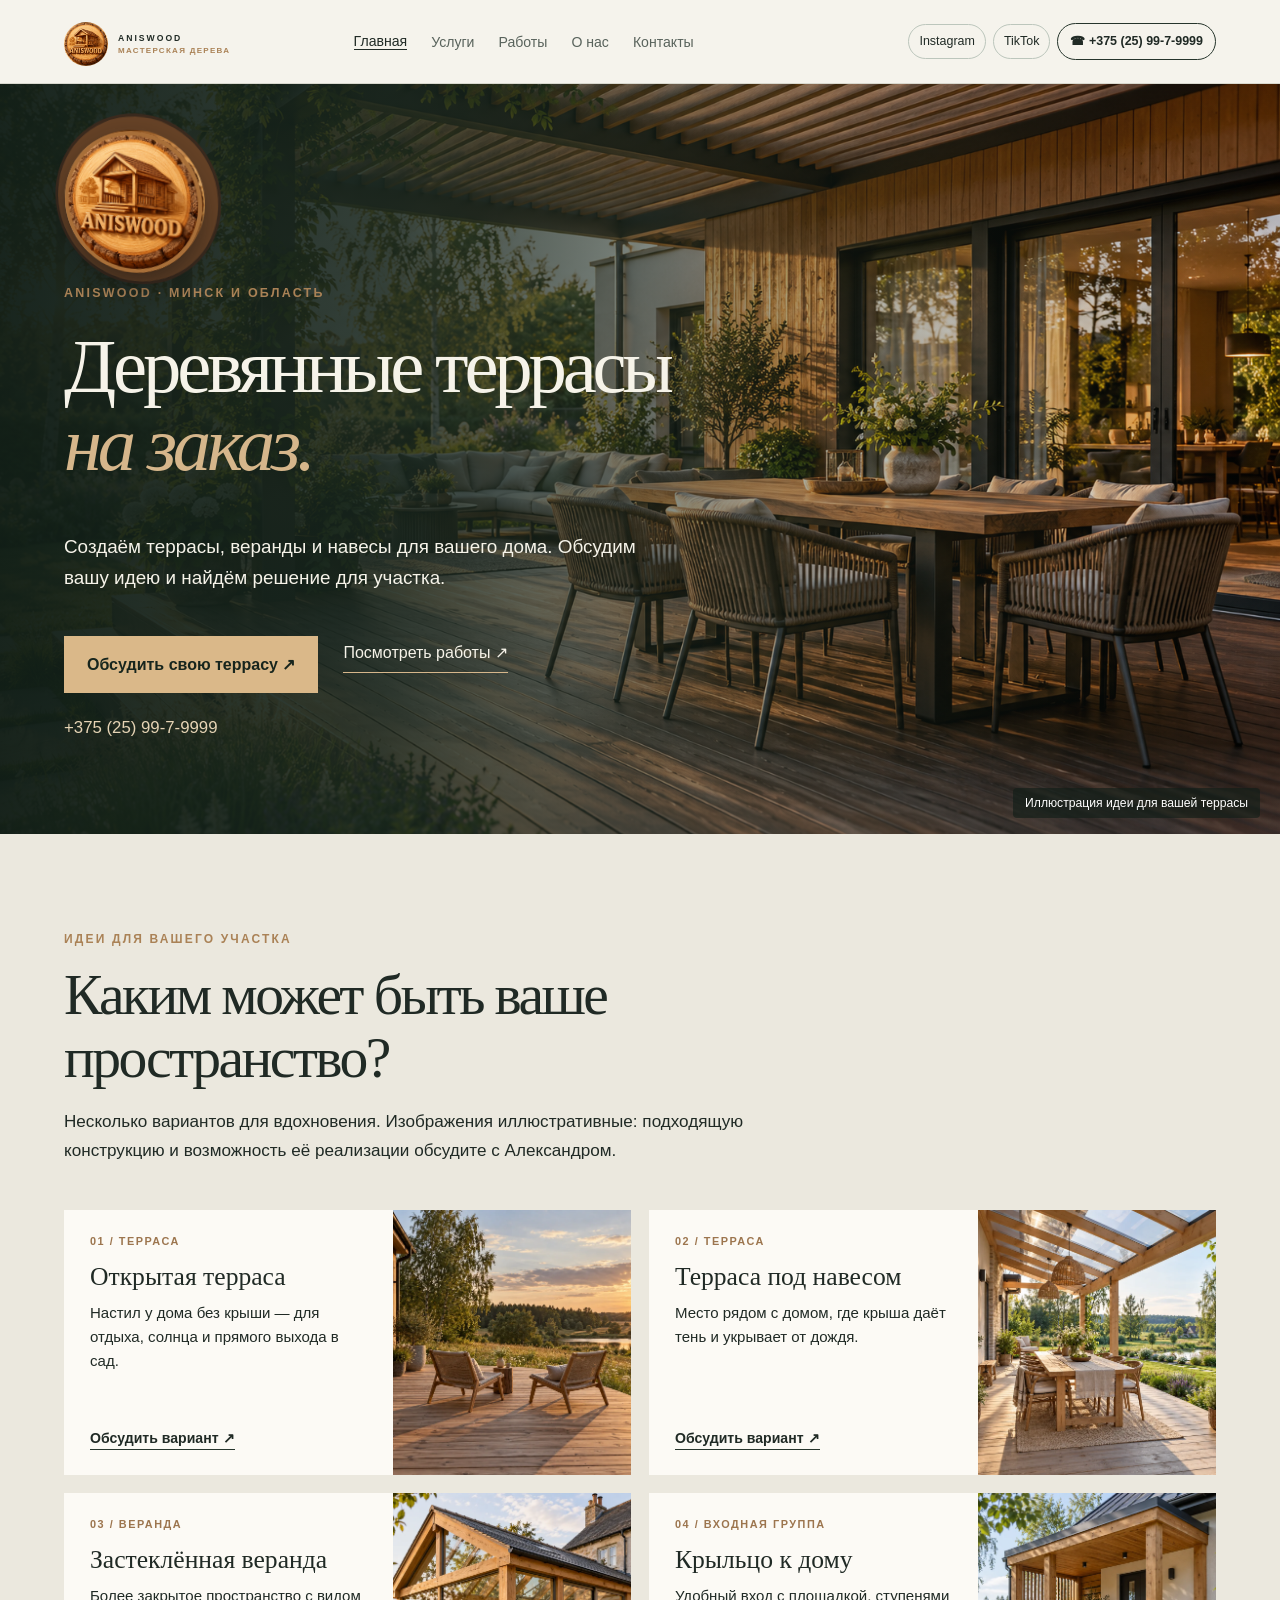
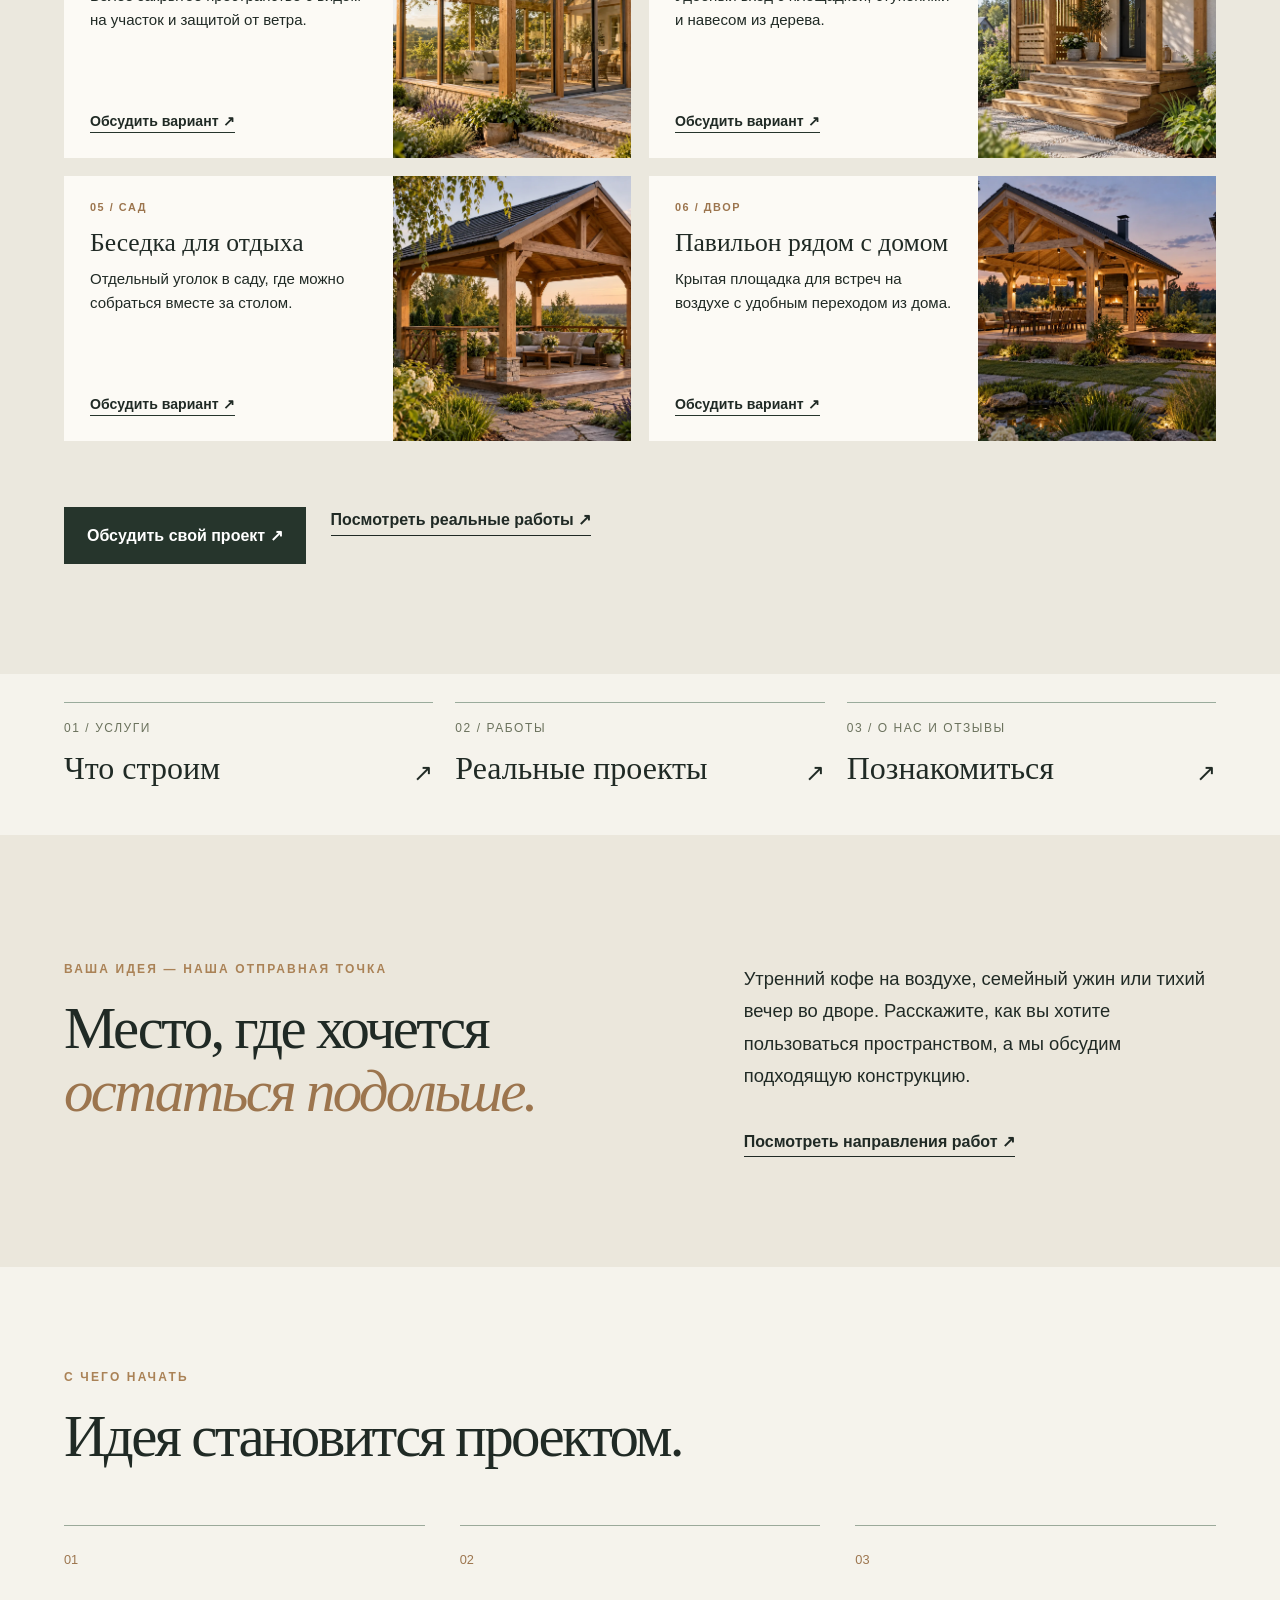
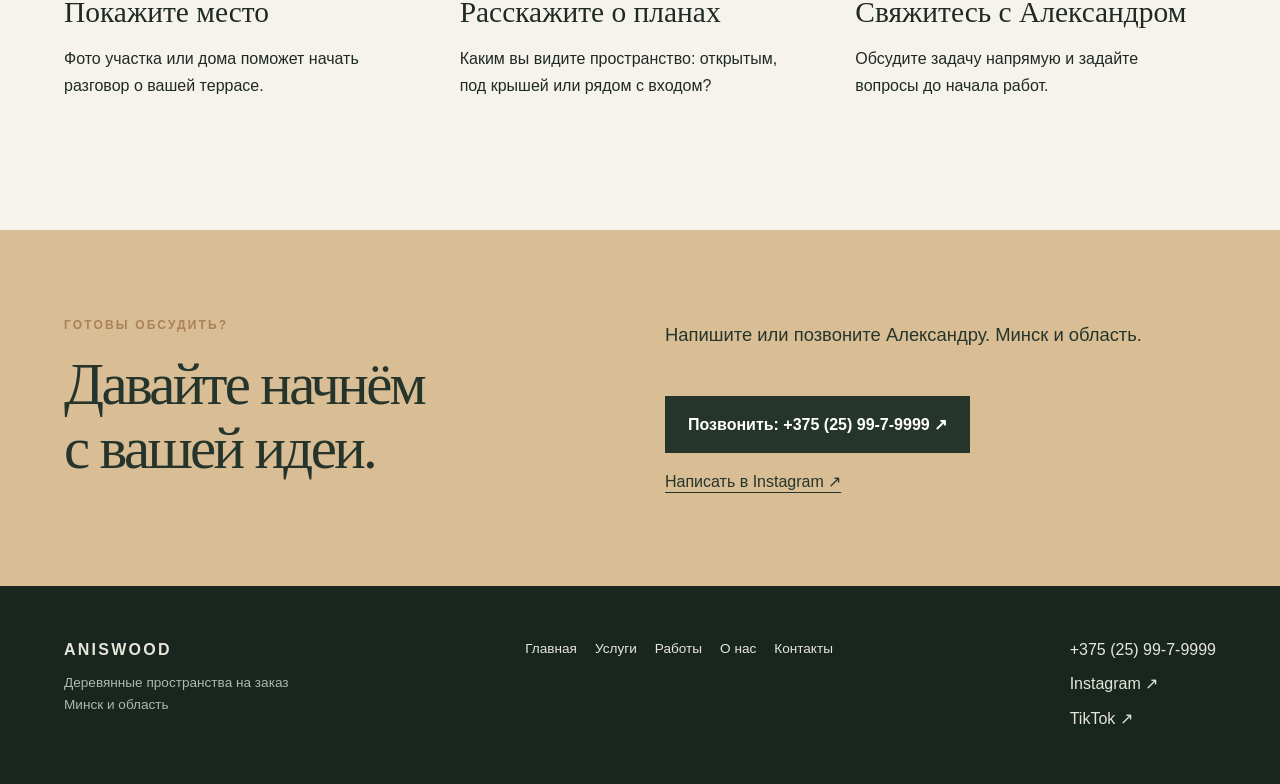
<file: index.html>
<!doctype html><html lang="ru"><head><meta charset="utf-8"><meta name="viewport" content="width=device-width, initial-scale=1"><meta name="google-site-verification" content="Z1Qir9b9yQg5ICQvWjndaVpjSXbTgvwYFCOmTYO_Rkw"><meta name="google-site-verification" content="OBN7Y69gJPZDu1_rNW3bvC02fqYK3XotOGmDYMPv2Vs"><title>Деревянные террасы на заказ в Минске — ANISWOOD</title><link rel="canonical" href="https://edrsdenis9-art.github.io/aniswood-terraces/"><meta name="description" content="Деревянные террасы, веранды и навесы под ваш проект. Работы ANISWOOD в Минске и области."><link rel="icon" href="data:image/svg+xml,%3Csvg xmlns='http://www.w3.org/2000/svg' viewBox='0 0 64 64'%3E%3Crect width='64' height='64' rx='8' fill='%23212f29'/%3E%3Cpath d='M12 48 30 15h4l18 33M23 36h18' stroke='%23d9bd8d' stroke-width='5' fill='none'/%3E%3C/svg%3E"><link rel="stylesheet" href="style.css"></head><body><header><a class="logo" href="index.html"><span class="logo-emblem"><img src="aniswood-logo.png" alt=""></span><span class="logo-word">ANISWOOD<small>МАСТЕРСКАЯ ДЕРЕВА</small></span></a><nav aria-label="Основная навигация"><a href="index.html" aria-current="page">Главная</a><a href="services.html">Услуги</a><a href="projects.html">Работы</a><a href="about.html">О нас</a><a href="contact.html">Контакты</a></nav><div class="header-channels" aria-label="Связаться с ANISWOOD"><a href="https://www.instagram.com/aniswood/" target="_blank" rel="noopener noreferrer" aria-label="ANISWOOD в Instagram">Instagram</a><a href="https://www.tiktok.com/@aniswood" target="_blank" rel="noopener noreferrer" aria-label="ANISWOOD в TikTok">TikTok</a><a class="header-call" href="tel:+375259979999" aria-label="Позвонить Александру">☎ +375 (25) 99-7-9999</a></div></header><main class="home-main"><section class="home-hero"><div class="home-hero-copy"><div class="hero-mark" role="img" aria-label="Объёмный логотип Aniswood. Перетаскивайте, чтобы повернуть."><div class="logo-rotator" id="logo-rotator"><div class="logo-rotator-depth"></div><div class="logo-rotator-back"></div><div class="logo-rotator-front"></div></div></div><span class="eyebrow">ANISWOOD · МИНСК И ОБЛАСТЬ</span><h1>Деревянные террасы <em>на заказ.</em></h1><p>Создаём террасы, веранды и навесы для вашего дома. Обсудим вашу идею и найдём решение для участка.</p><div class="home-actions"><a class="button" href="tel:+375259979999">Обсудить свою террасу ↗</a><a class="home-secondary" href="projects.html">Посмотреть работы ↗</a><a class="home-phone" href="tel:+375259979999">+375 (25) 99-7-9999</a></div></div><div class="home-hero-image"><img src="hero-terrace.png" alt="Иллюстрация уютной деревянной террасы у дома"><span>Иллюстрация идеи для вашей террасы</span></div></section><section class="home-ideas" aria-labelledby="ideas-title"><div class="home-ideas-head"><small>ИДЕИ ДЛЯ ВАШЕГО УЧАСТКА</small><h2 id="ideas-title">Каким может быть ваше пространство?</h2><p>Несколько вариантов для вдохновения. Изображения иллюстративные: подходящую конструкцию и возможность её реализации обсудите с Александром.</p></div><div class="idea-grid"><article class="idea-card"><div class="idea-copy"><span>01 / ТЕРРАСА</span><h3>Открытая терраса</h3><p>Настил у дома без крыши — для отдыха, солнца и прямого выхода в сад.</p><a href="contact.html">Обсудить вариант ↗</a></div><img src="idea-open.webp" alt="Иллюстрация открытой деревянной террасы у дома" loading="lazy"></article><article class="idea-card"><div class="idea-copy"><span>02 / ТЕРРАСА</span><h3>Терраса под навесом</h3><p>Место рядом с домом, где крыша даёт тень и укрывает от дождя.</p><a href="contact.html">Обсудить вариант ↗</a></div><img src="idea-covered.webp" alt="Иллюстрация террасы под прозрачной кровлей" loading="lazy"></article><article class="idea-card"><div class="idea-copy"><span>03 / ВЕРАНДА</span><h3>Застеклённая веранда</h3><p>Более закрытое пространство с видом на участок и защитой от ветра.</p><a href="contact.html">Обсудить вариант ↗</a></div><img src="idea-glazed.webp" alt="Иллюстрация застеклённой деревянной веранды" loading="lazy"></article><article class="idea-card"><div class="idea-copy"><span>04 / ВХОДНАЯ ГРУППА</span><h3>Крыльцо к дому</h3><p>Удобный вход с площадкой, ступенями и навесом из дерева.</p><a href="contact.html">Обсудить вариант ↗</a></div><img src="idea-porch.webp" alt="Иллюстрация деревянного крыльца с навесом" loading="lazy"></article><article class="idea-card"><div class="idea-copy"><span>05 / САД</span><h3>Беседка для отдыха</h3><p>Отдельный уголок в саду, где можно собраться вместе за столом.</p><a href="contact.html">Обсудить вариант ↗</a></div><img src="idea-gazebo.webp" alt="Иллюстрация деревянной беседки в саду" loading="lazy"></article><article class="idea-card"><div class="idea-copy"><span>06 / ДВОР</span><h3>Павильон рядом с домом</h3><p>Крытая площадка для встреч на воздухе с удобным переходом из дома.</p><a href="contact.html">Обсудить вариант ↗</a></div><img src="idea-pavilion.webp" alt="Иллюстрация деревянного павильона рядом с домом" loading="lazy"></article></div><div class="home-ideas-cta"><a class="button" href="contact.html">Обсудить свой проект ↗</a><a class="home-secondary-dark" href="projects.html">Посмотреть реальные работы ↗</a></div></section><section class="home-shortcuts" aria-label="Разделы сайта"><a href="services.html"><span>01 / УСЛУГИ</span><strong>Что строим</strong><i aria-hidden="true">↗</i></a><a href="projects.html"><span>02 / РАБОТЫ</span><strong>Реальные проекты</strong><i aria-hidden="true">↗</i></a><a href="about.html"><span>03 / О НАС И ОТЗЫВЫ</span><strong>Познакомиться</strong><i aria-hidden="true">↗</i></a></section><section class="home-story" aria-labelledby="home-story-title"><div><small>ВАША ИДЕЯ — НАША ОТПРАВНАЯ ТОЧКА</small><h2 id="home-story-title">Место, где хочется <em>остаться подольше.</em></h2></div><div><p>Утренний кофе на воздухе, семейный ужин или тихий вечер во дворе. Расскажите, как вы хотите пользоваться пространством, а мы обсудим подходящую конструкцию.</p><a class="text-link" href="services.html">Посмотреть направления работ ↗</a></div></section><section class="home-path" aria-labelledby="home-path-title"><div class="home-path-head"><small>С ЧЕГО НАЧАТЬ</small><h2 id="home-path-title">Идея становится проектом.</h2></div><div class="home-path-grid"><div><span>01</span><h3>Покажите место</h3><p>Фото участка или дома поможет начать разговор о вашей террасе.</p></div><div><span>02</span><h3>Расскажите о планах</h3><p>Каким вы видите пространство: открытым, под крышей или рядом с входом?</p></div><div><span>03</span><h3>Свяжитесь с Александром</h3><p>Обсудите задачу напрямую и задайте вопросы до начала работ.</p></div></div></section><section class="home-final"><div><small>ГОТОВЫ ОБСУДИТЬ?</small><h2>Давайте начнём<br>с вашей идеи.</h2></div><div><p>Напишите или позвоните Александру. Минск и область.</p><a class="button" href="tel:+375259979999">Позвонить: +375 (25) 99-7-9999 ↗</a><a class="home-final-instagram" href="https://www.instagram.com/aniswood/" target="_blank" rel="noopener noreferrer">Написать в Instagram ↗</a></div></section></main><footer><div><b>ANISWOOD</b><p>Деревянные пространства на заказ<br>Минск и область</p></div><nav aria-label="Навигация внизу"><a href="index.html" aria-current="page">Главная</a><a href="services.html">Услуги</a><a href="projects.html">Работы</a><a href="about.html">О нас</a><a href="contact.html">Контакты</a></nav><div class="footer-contact"><a href="tel:+375259979999">+375 (25) 99-7-9999</a><a href="https://www.instagram.com/aniswood/" target="_blank" rel="noopener">Instagram ↗</a><a href="https://www.tiktok.com/@aniswood" target="_blank" rel="noopener noreferrer">TikTok ↗</a></div></footer><script src="logo-rotate.js" defer></script></body></html>
</file>
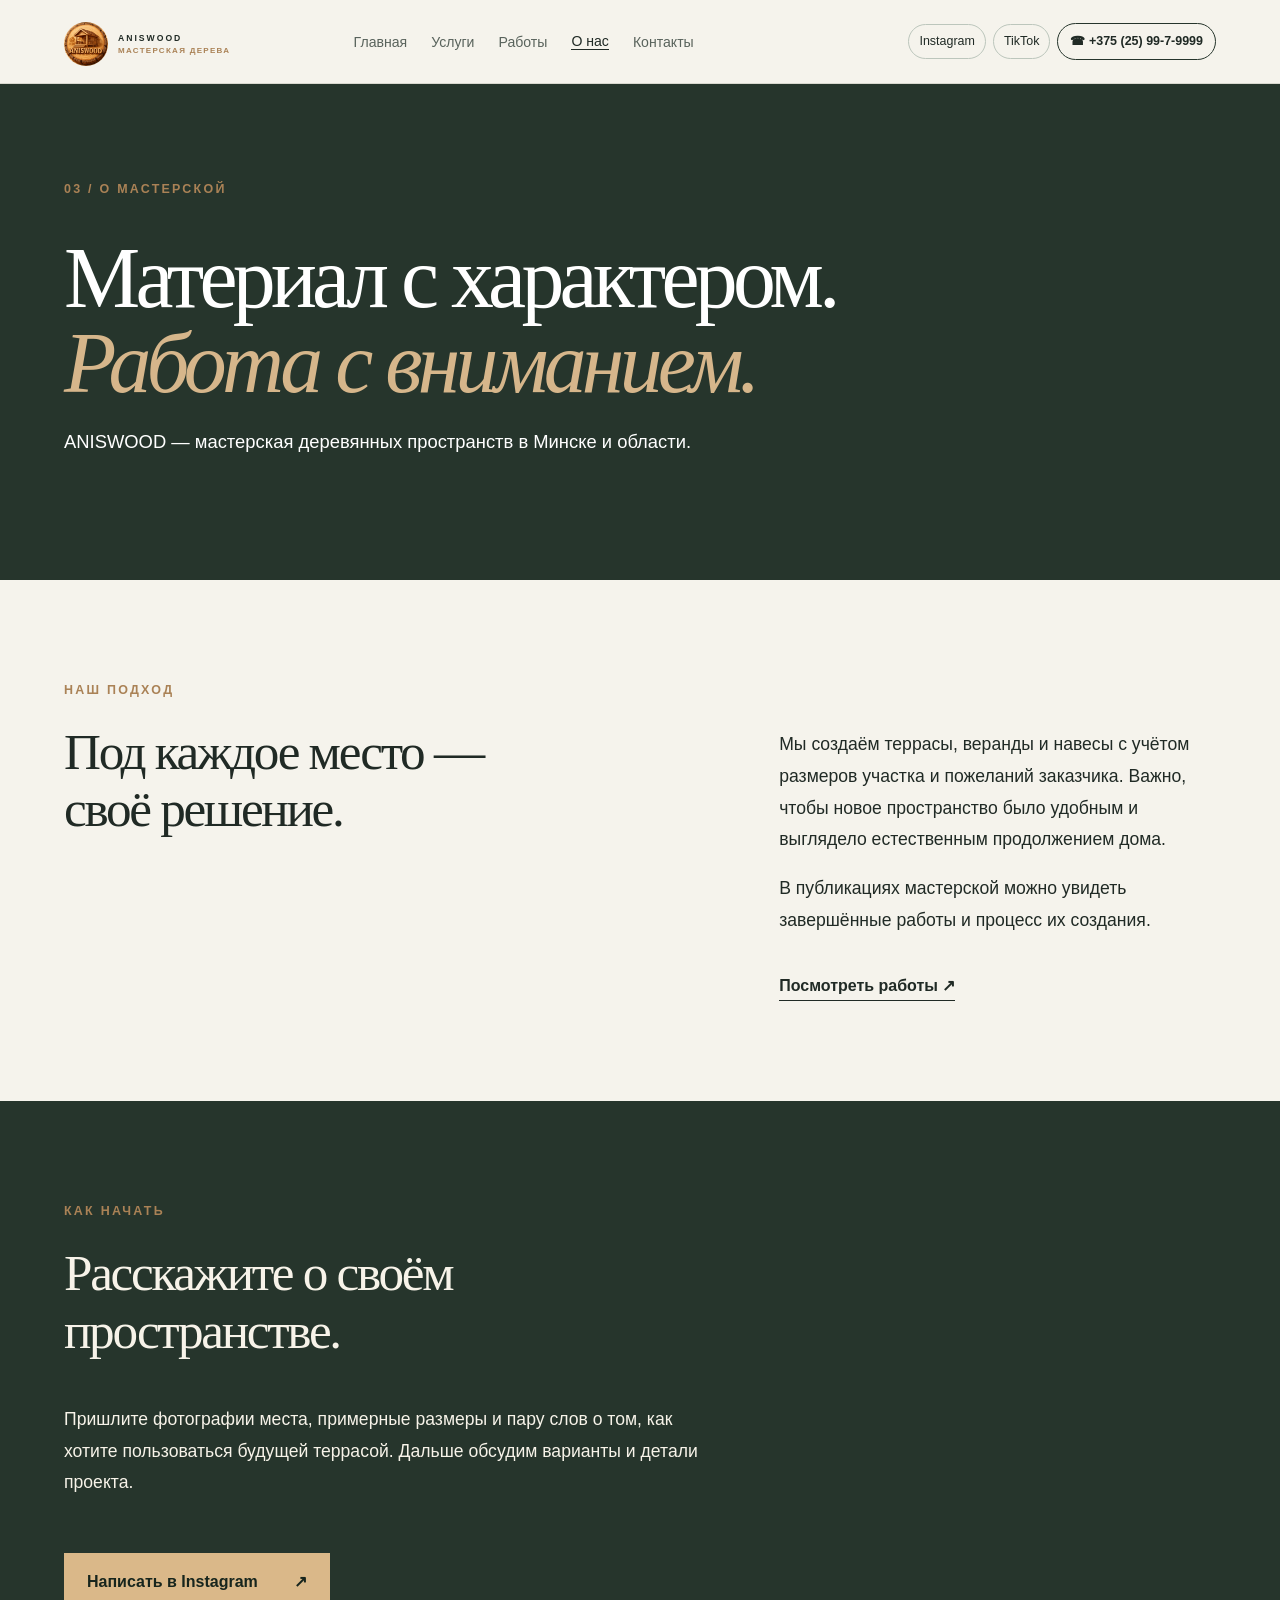
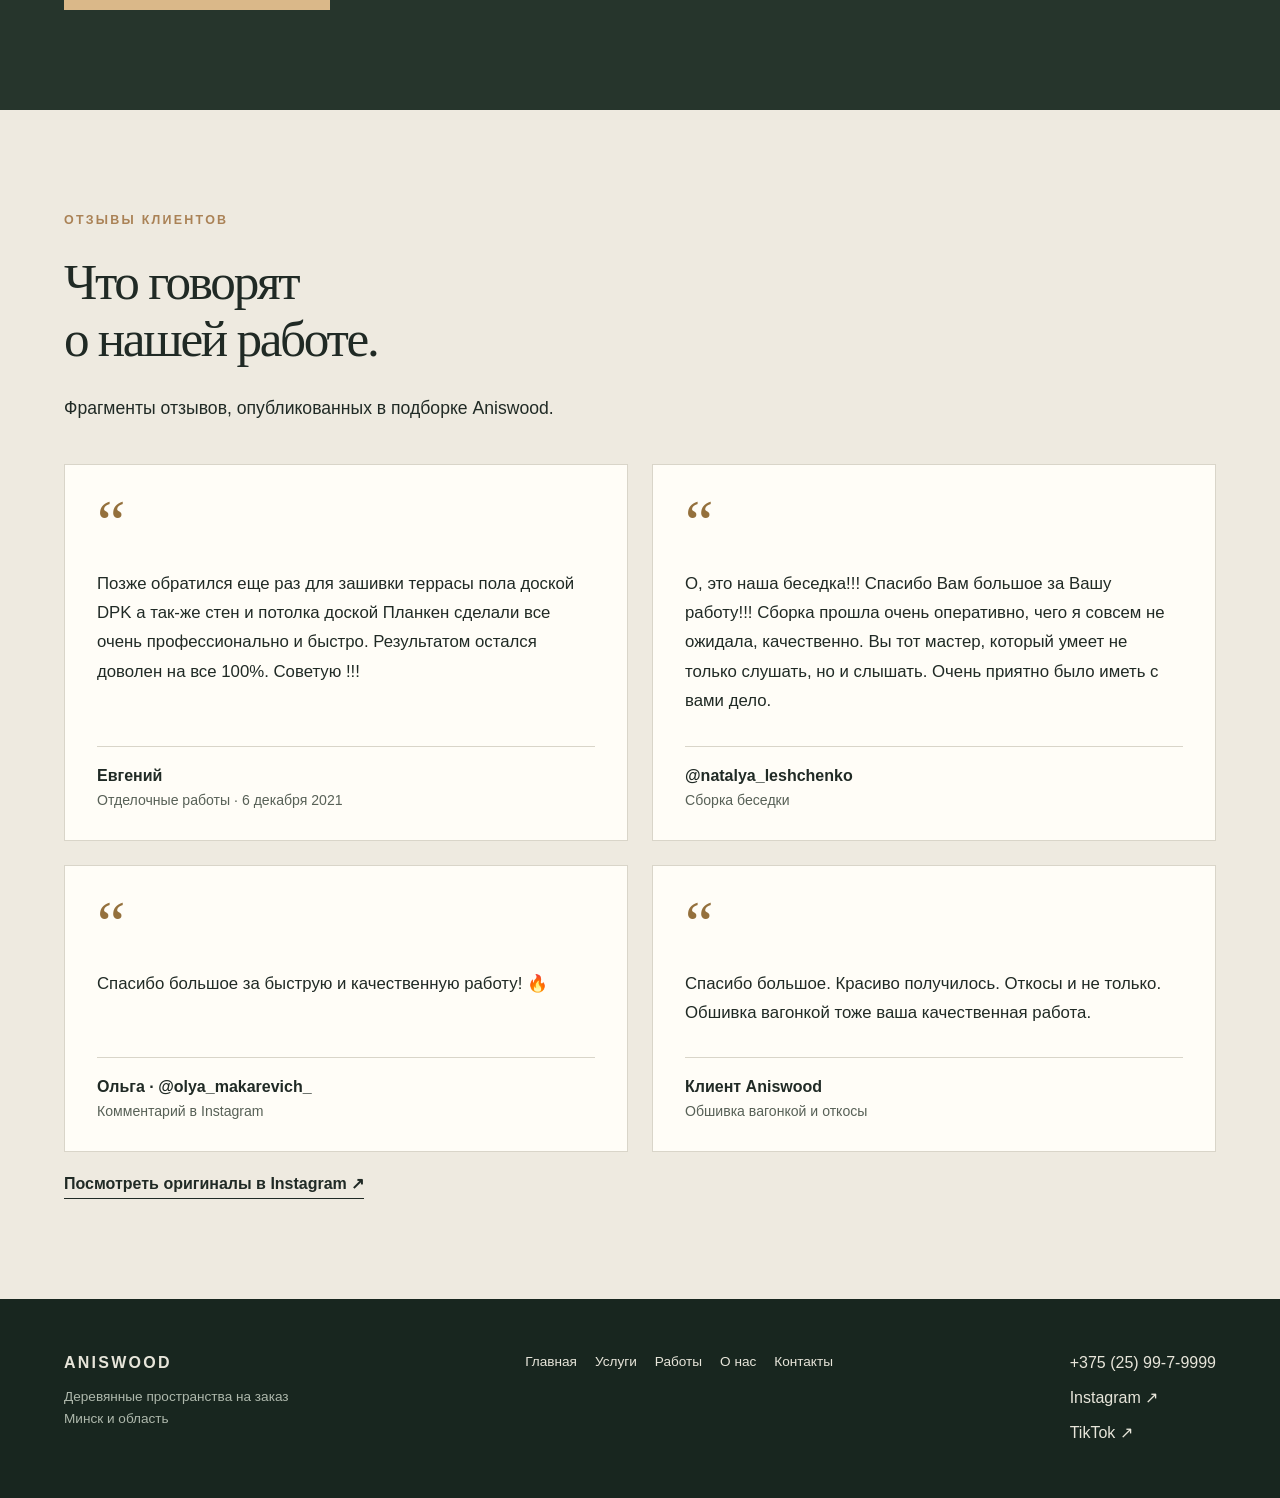
<file: about.html>
<!doctype html><html lang="ru"><head><meta charset="utf-8"><meta name="viewport" content="width=device-width, initial-scale=1"><meta name="google-site-verification" content="Z1Qir9b9yQg5ICQvWjndaVpjSXbTgvwYFCOmTYO_Rkw"><meta name="google-site-verification" content="OBN7Y69gJPZDu1_rNW3bvC02fqYK3XotOGmDYMPv2Vs"><title>О мастерской — ANISWOOD</title><link rel="canonical" href="https://edrsdenis9-art.github.io/aniswood-terraces/about.html"><meta name="description" content="ANISWOOD — индивидуальные решения из дерева для дома и участка в Минске и области."><link rel="icon" href="data:image/svg+xml,%3Csvg xmlns='http://www.w3.org/2000/svg' viewBox='0 0 64 64'%3E%3Crect width='64' height='64' rx='8' fill='%23212f29'/%3E%3Cpath d='M12 48 30 15h4l18 33M23 36h18' stroke='%23d9bd8d' stroke-width='5' fill='none'/%3E%3C/svg%3E"><link rel="stylesheet" href="style.css"></head><body><header><a class="logo" href="index.html"><span class="logo-emblem"><img src="aniswood-logo.png" alt=""></span><span class="logo-word">ANISWOOD<small>МАСТЕРСКАЯ ДЕРЕВА</small></span></a><nav aria-label="Основная навигация"><a href="index.html">Главная</a><a href="services.html">Услуги</a><a href="projects.html">Работы</a><a href="about.html" aria-current="page">О нас</a><a href="contact.html">Контакты</a></nav><div class="header-channels" aria-label="Связаться с ANISWOOD"><a href="https://www.instagram.com/aniswood/" target="_blank" rel="noopener noreferrer" aria-label="ANISWOOD в Instagram">Instagram</a><a href="https://www.tiktok.com/@aniswood" target="_blank" rel="noopener noreferrer" aria-label="ANISWOOD в TikTok">TikTok</a><a class="header-call" href="tel:+375259979999" aria-label="Позвонить Александру">☎ +375 (25) 99-7-9999</a></div></header><main><section class="page-head"><small>03 / О МАСТЕРСКОЙ</small><h1>Материал с характером.<br><em>Работа с вниманием.</em></h1><p>ANISWOOD — мастерская деревянных пространств в Минске и области.</p></section><section class="section two"><div><small>НАШ ПОДХОД</small><h2>Под каждое место —<br>своё решение.</h2></div><div><p>Мы создаём террасы, веранды и навесы с учётом размеров участка и пожеланий заказчика. Важно, чтобы новое пространство было удобным и выглядело естественным продолжением дома.</p><p>В публикациях мастерской можно увидеть завершённые работы и процесс их создания.</p><a class="text-link" href="projects.html">Посмотреть работы ↗</a></div></section><section class="section dark"><small>КАК НАЧАТЬ</small><h2>Расскажите о своём<br>пространстве.</h2><p class="wide-p">Пришлите фотографии места, примерные размеры и пару слов о том, как хотите пользоваться будущей террасой. Дальше обсудим варианты и детали проекта.</p><a class="button" href="https://www.instagram.com/aniswood/" target="_blank" rel="noopener">Написать в Instagram <span>↗</span></a></section><section class="section reviews" id="reviews"><small>ОТЗЫВЫ КЛИЕНТОВ</small><h2>Что говорят<br>о нашей работе.</h2><p class="reviews-intro">Фрагменты отзывов, опубликованных в подборке Aniswood.</p><div class="reviews-grid"><figure class="review-card"><span class="review-mark" aria-hidden="true">“</span><blockquote>Позже обратился еще раз для зашивки террасы пола доской DPK а так-же стен и потолка доской Планкен сделали все очень профессионально и быстро. Результатом остался доволен на все 100%. Советую !!!</blockquote><figcaption><strong>Евгений</strong><span>Отделочные работы · 6 декабря 2021</span></figcaption></figure><figure class="review-card"><span class="review-mark" aria-hidden="true">“</span><blockquote>О, это наша беседка!!! Спасибо Вам большое за Вашу работу!!! Сборка прошла очень оперативно, чего я совсем не ожидала, качественно. Вы тот мастер, который умеет не только слушать, но и слышать. Очень приятно было иметь с вами дело.</blockquote><figcaption><strong>@natalya_leshchenko</strong><span>Сборка беседки</span></figcaption></figure><figure class="review-card"><span class="review-mark" aria-hidden="true">“</span><blockquote>Спасибо большое за быструю и качественную работу! 🔥</blockquote><figcaption><strong>Ольга · @olya_makarevich_</strong><span>Комментарий в Instagram</span></figcaption></figure><figure class="review-card"><span class="review-mark" aria-hidden="true">“</span><blockquote>Спасибо большое. Красиво получилось. Откосы и не только. Обшивка вагонкой тоже ваша качественная работа.</blockquote><figcaption><strong>Клиент Aniswood</strong><span>Обшивка вагонкой и откосы</span></figcaption></figure></div><a class="text-link" href="https://www.instagram.com/stories/highlights/17940450674178315/" target="_blank" rel="noopener">Посмотреть оригиналы в Instagram ↗</a></section></main><footer><div><b>ANISWOOD</b><p>Деревянные пространства на заказ<br>Минск и область</p></div><nav aria-label="Навигация внизу"><a href="index.html">Главная</a><a href="services.html">Услуги</a><a href="projects.html">Работы</a><a href="about.html" aria-current="page">О нас</a><a href="contact.html">Контакты</a></nav><div class="footer-contact"><a href="tel:+375259979999">+375 (25) 99-7-9999</a><a href="https://www.instagram.com/aniswood/" target="_blank" rel="noopener">Instagram ↗</a><a href="https://www.tiktok.com/@aniswood" target="_blank" rel="noopener noreferrer">TikTok ↗</a></div></footer></body></html>
</file>
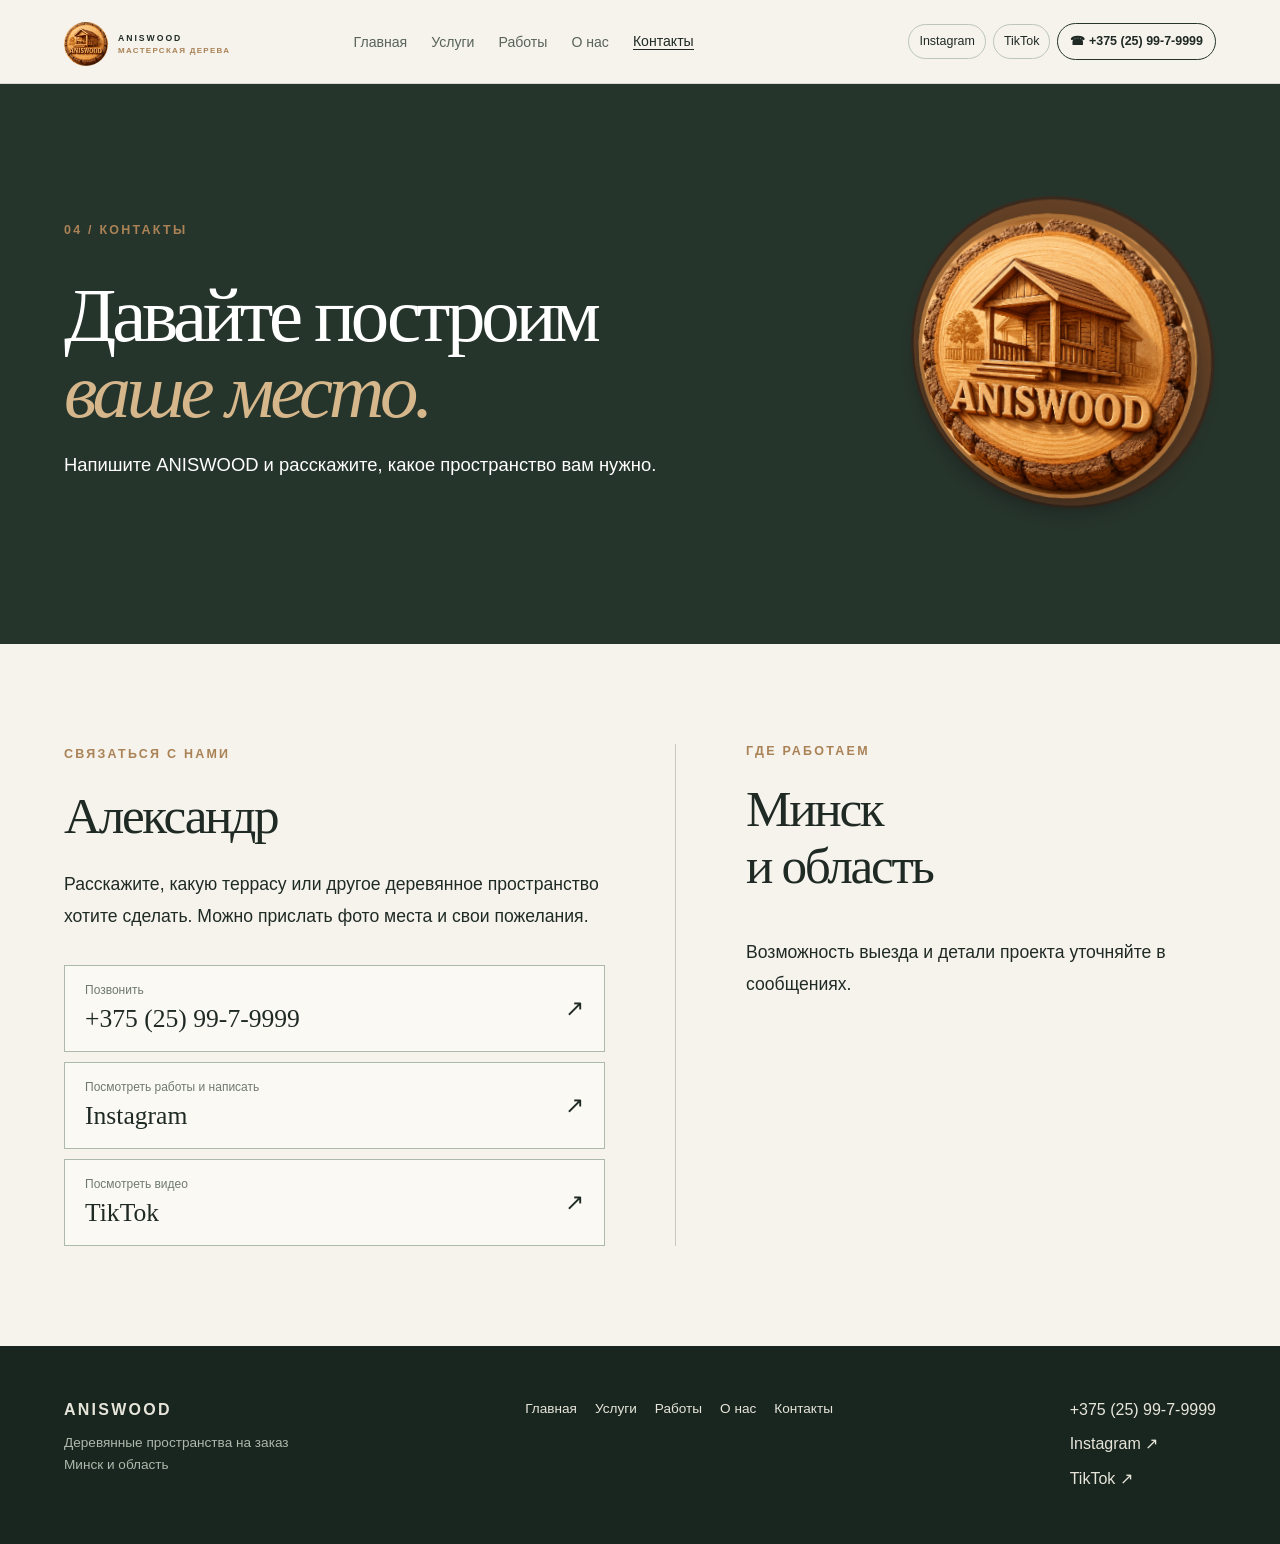
<file: contact.html>
<!doctype html><html lang="ru"><head><meta charset="utf-8"><meta name="viewport" content="width=device-width, initial-scale=1"><meta name="google-site-verification" content="Z1Qir9b9yQg5ICQvWjndaVpjSXbTgvwYFCOmTYO_Rkw"><meta name="google-site-verification" content="OBN7Y69gJPZDu1_rNW3bvC02fqYK3XotOGmDYMPv2Vs"><title>Контакты — ANISWOOD</title><link rel="canonical" href="https://edrsdenis9-art.github.io/aniswood-terraces/contact.html"><meta name="description" content="Телефон Александра, Instagram и TikTok ANISWOOD. Обсудите деревянную террасу, веранду или навес в Минске и области."><link rel="icon" href="data:image/svg+xml,%3Csvg xmlns='http://www.w3.org/2000/svg' viewBox='0 0 64 64'%3E%3Crect width='64' height='64' rx='8' fill='%23212f29'/%3E%3Cpath d='M12 48 30 15h4l18 33M23 36h18' stroke='%23d9bd8d' stroke-width='5' fill='none'/%3E%3C/svg%3E"><link rel="stylesheet" href="style.css"></head><body><header><a class="logo" href="index.html"><span class="logo-emblem"><img src="aniswood-logo.png" alt=""></span><span class="logo-word">ANISWOOD<small>МАСТЕРСКАЯ ДЕРЕВА</small></span></a><nav aria-label="Основная навигация"><a href="index.html">Главная</a><a href="services.html">Услуги</a><a href="projects.html">Работы</a><a href="about.html">О нас</a><a href="contact.html" aria-current="page">Контакты</a></nav><div class="header-channels" aria-label="Связаться с ANISWOOD"><a href="https://www.instagram.com/aniswood/" target="_blank" rel="noopener noreferrer" aria-label="ANISWOOD в Instagram">Instagram</a><a href="https://www.tiktok.com/@aniswood" target="_blank" rel="noopener noreferrer" aria-label="ANISWOOD в TikTok">TikTok</a><a class="header-call" href="tel:+375259979999" aria-label="Позвонить Александру">☎ +375 (25) 99-7-9999</a></div></header><main><section class="page-head contact-page-head"><div class="contact-head-copy"><small>04 / КОНТАКТЫ</small><h1>Давайте построим<br><em>ваше место.</em></h1><p>Напишите ANISWOOD и расскажите, какое пространство вам нужно.</p></div><div class="contact-head-sign"><div class="hero-mark" role="img" aria-label="Объёмный логотип ANISWOOD. Перетаскивайте, чтобы повернуть."><div class="logo-rotator" id="logo-rotator"><div class="logo-rotator-depth"></div><div class="logo-rotator-back"></div><div class="logo-rotator-front"></div></div></div></div></section><section class="section contact-grid"><div><small>СВЯЗАТЬСЯ С НАМИ</small><h2>Александр</h2><p>Расскажите, какую террасу или другое деревянное пространство хотите сделать. Можно прислать фото места и свои пожелания.</p><div class="contact-options"><a href="tel:+375259979999"><span>Позвонить</span><strong>+375 (25) 99-7-9999</strong><i aria-hidden="true">↗</i></a><a href="https://www.instagram.com/aniswood/" target="_blank" rel="noopener noreferrer"><span>Посмотреть работы и написать</span><strong>Instagram</strong><i aria-hidden="true">↗</i></a><a href="https://www.tiktok.com/@aniswood" target="_blank" rel="noopener noreferrer"><span>Посмотреть видео</span><strong>TikTok</strong><i aria-hidden="true">↗</i></a></div></div><div class="contact-right"><small>ГДЕ РАБОТАЕМ</small><h2>Минск<br>и область</h2><p>Возможность выезда и детали проекта уточняйте в сообщениях.</p></div></section></main><footer><div><b>ANISWOOD</b><p>Деревянные пространства на заказ<br>Минск и область</p></div><nav aria-label="Навигация внизу"><a href="index.html">Главная</a><a href="services.html">Услуги</a><a href="projects.html">Работы</a><a href="about.html">О нас</a><a href="contact.html" aria-current="page">Контакты</a></nav><div class="footer-contact"><a href="tel:+375259979999">+375 (25) 99-7-9999</a><a href="https://www.instagram.com/aniswood/" target="_blank" rel="noopener">Instagram ↗</a><a href="https://www.tiktok.com/@aniswood" target="_blank" rel="noopener noreferrer">TikTok ↗</a></div></footer><script src="logo-rotate.js" defer></script></body></html>
</file>
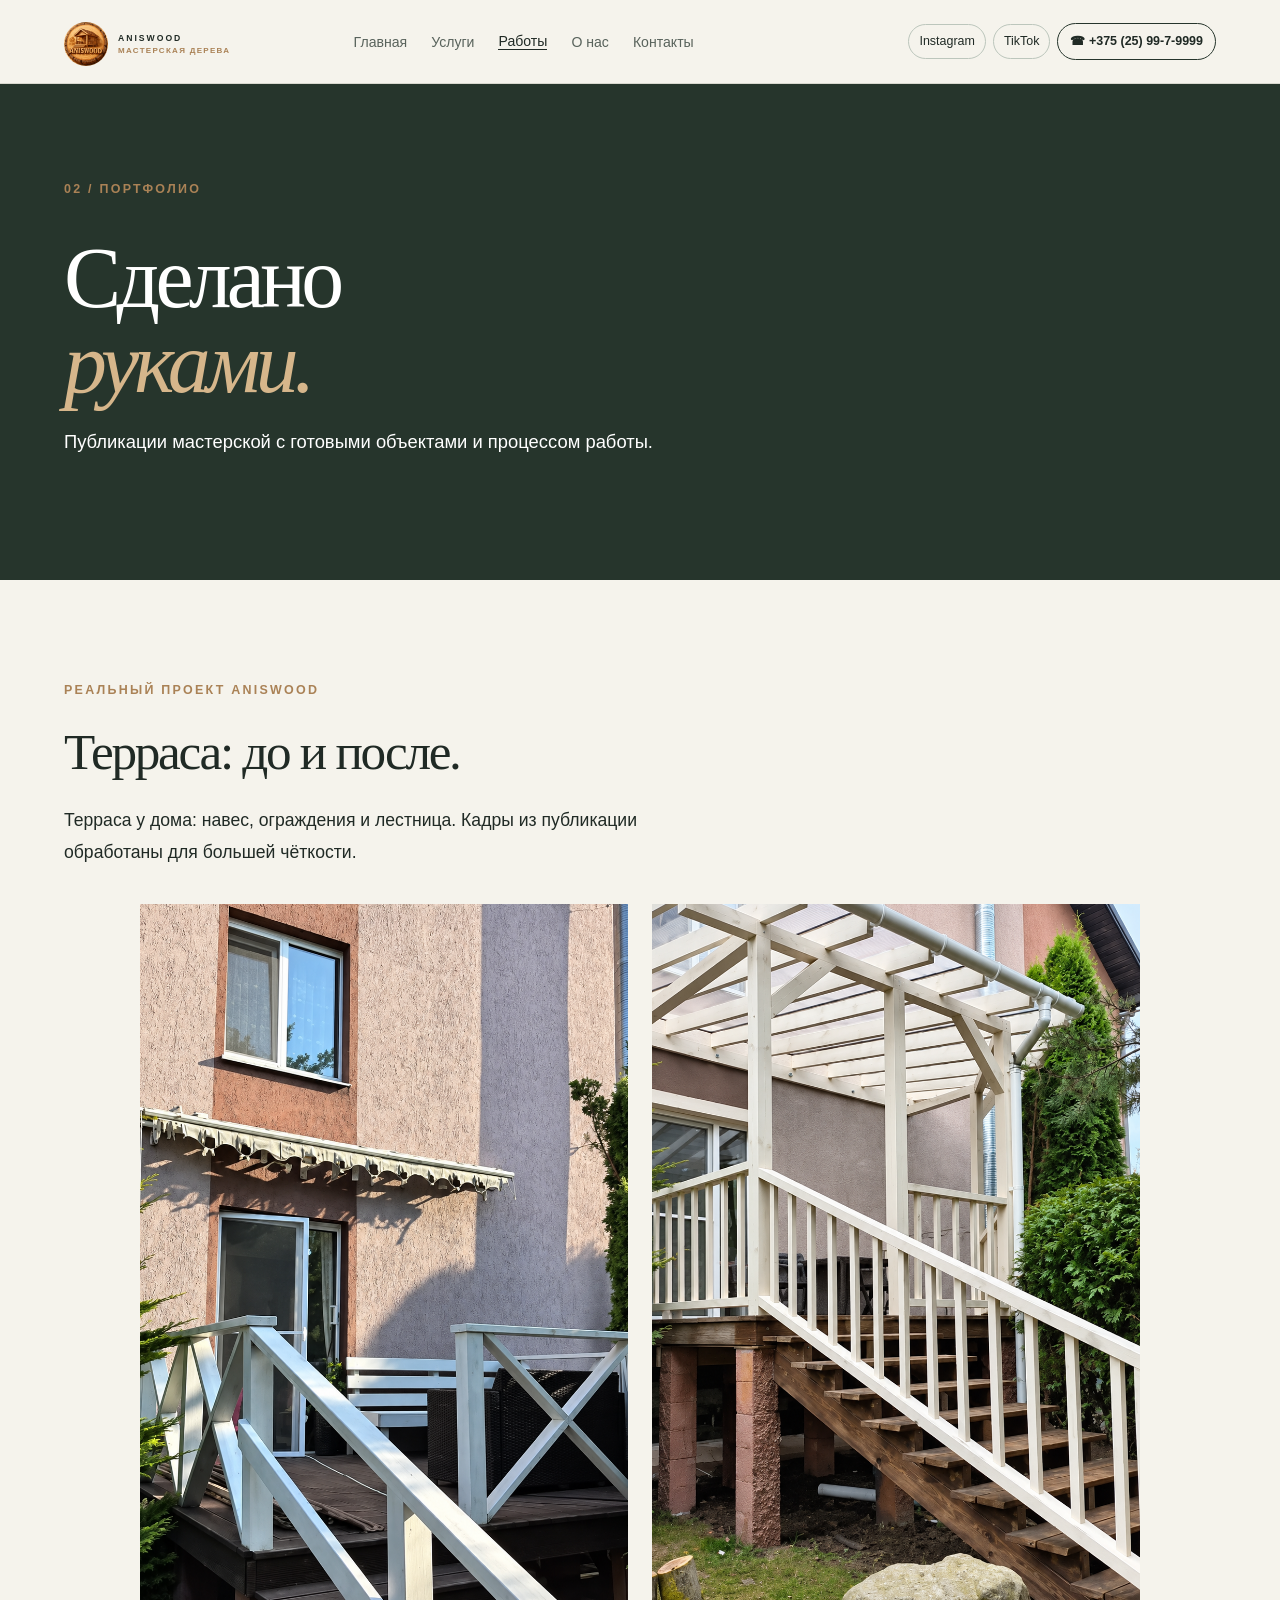
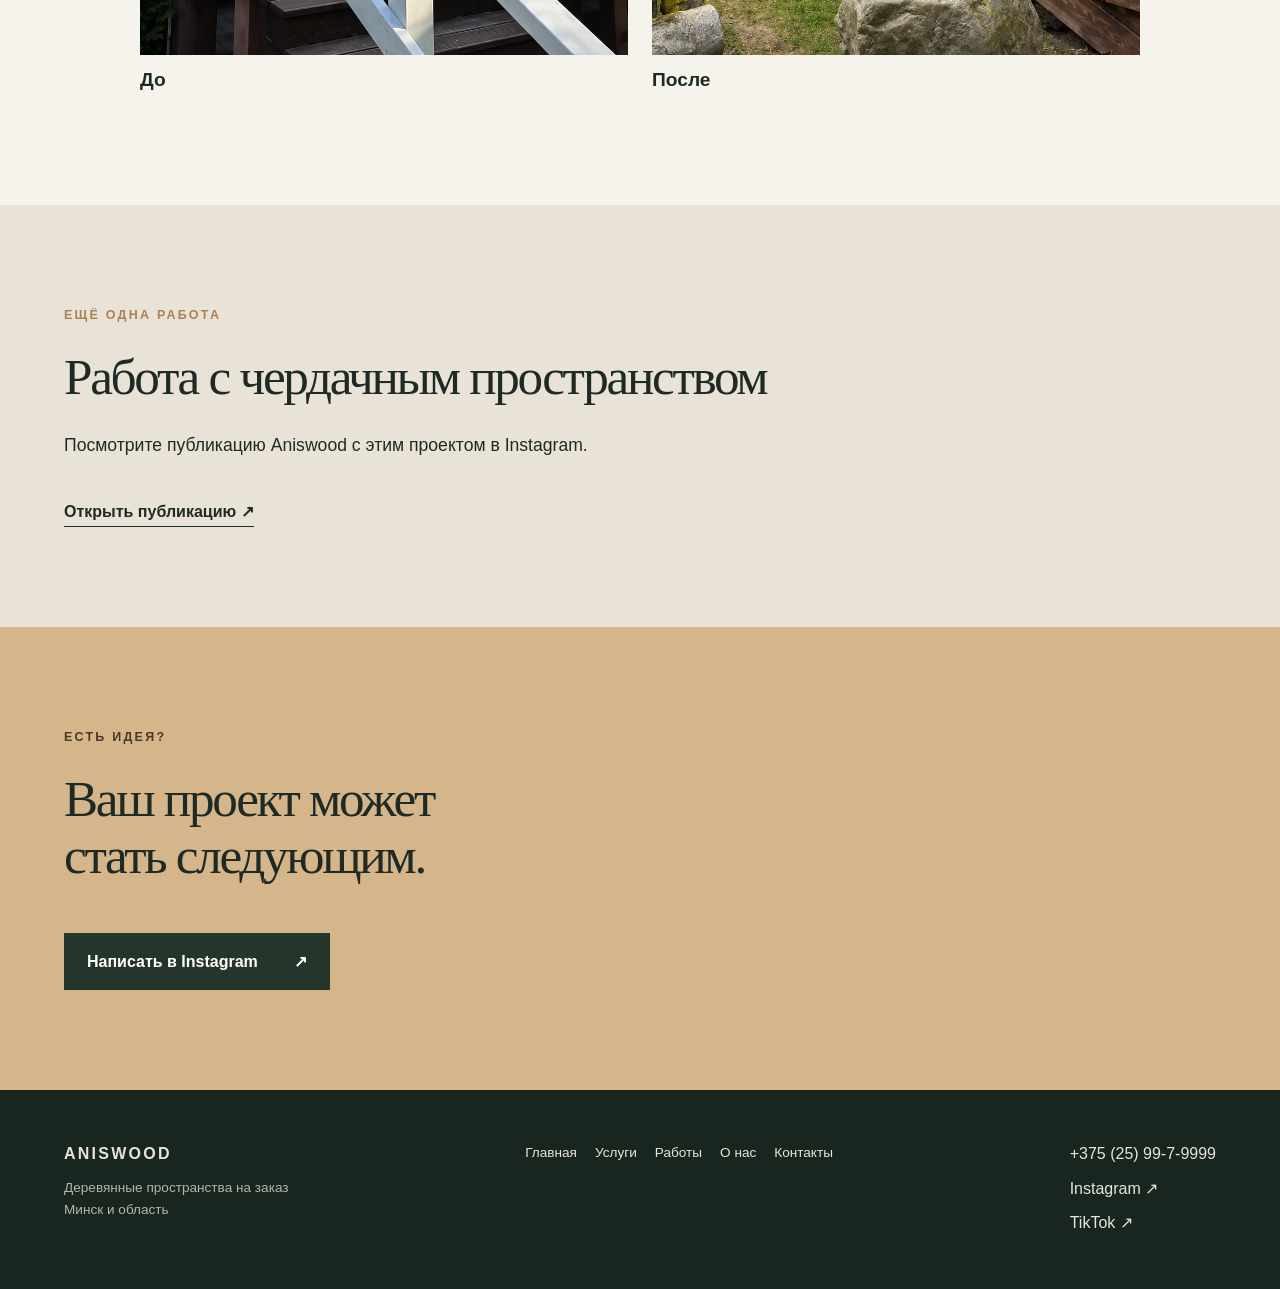
<file: projects.html>
<!doctype html><html lang="ru"><head><meta charset="utf-8"><meta name="viewport" content="width=device-width, initial-scale=1"><meta name="google-site-verification" content="Z1Qir9b9yQg5ICQvWjndaVpjSXbTgvwYFCOmTYO_Rkw"><meta name="google-site-verification" content="OBN7Y69gJPZDu1_rNW3bvC02fqYK3XotOGmDYMPv2Vs"><title>Работы и проекты — ANISWOOD</title><link rel="canonical" href="https://edrsdenis9-art.github.io/aniswood-terraces/projects.html"><meta name="description" content="Посмотрите публикации с работами ANISWOOD: деревянные террасы, лестница и рабочий процесс."><link rel="icon" href="data:image/svg+xml,%3Csvg xmlns='http://www.w3.org/2000/svg' viewBox='0 0 64 64'%3E%3Crect width='64' height='64' rx='8' fill='%23212f29'/%3E%3Cpath d='M12 48 30 15h4l18 33M23 36h18' stroke='%23d9bd8d' stroke-width='5' fill='none'/%3E%3C/svg%3E"><link rel="stylesheet" href="style.css"></head><body><header><a class="logo" href="index.html"><span class="logo-emblem"><img src="aniswood-logo.png" alt=""></span><span class="logo-word">ANISWOOD<small>МАСТЕРСКАЯ ДЕРЕВА</small></span></a><nav aria-label="Основная навигация"><a href="index.html">Главная</a><a href="services.html">Услуги</a><a href="projects.html" aria-current="page">Работы</a><a href="about.html">О нас</a><a href="contact.html">Контакты</a></nav><div class="header-channels" aria-label="Связаться с ANISWOOD"><a href="https://www.instagram.com/aniswood/" target="_blank" rel="noopener noreferrer" aria-label="ANISWOOD в Instagram">Instagram</a><a href="https://www.tiktok.com/@aniswood" target="_blank" rel="noopener noreferrer" aria-label="ANISWOOD в TikTok">TikTok</a><a class="header-call" href="tel:+375259979999" aria-label="Позвонить Александру">☎ +375 (25) 99-7-9999</a></div></header><main><section class="page-head"><small>02 / ПОРТФОЛИО</small><h1>Сделано<br><em>руками.</em></h1><p>Публикации мастерской с готовыми объектами и процессом работы.</p></section><section class="section transformation" id="before-after"><small>РЕАЛЬНЫЙ ПРОЕКТ ANISWOOD</small><h2>Терраса: до и после.</h2><p>Терраса у дома: навес, ограждения и лестница. Кадры из публикации обработаны для большей чёткости.</p><div class="comparison"><figure><div class="comparison-photo"><img src="terrace-before.png" alt="Терраса и лестница до обновления" loading="lazy"></div><figcaption>До</figcaption></figure><figure><div class="comparison-photo"><img src="terrace-after.png" alt="Терраса после обновления: навес и вертикальные ограждения" loading="lazy"></div><figcaption>После</figcaption></figure></div></section><section class="section attic-project"><small>ЕЩЁ ОДНА РАБОТА</small><h2>Работа с чердачным пространством</h2><p>Посмотрите публикацию Aniswood с этим проектом в Instagram.</p><a class="text-link" href="https://www.instagram.com/p/DXE35BViHQb/" target="_blank" rel="noopener noreferrer">Открыть публикацию ↗</a></section><section class="section contact-band"><small>ЕСТЬ ИДЕЯ?</small><h2>Ваш проект может<br>стать следующим.</h2><a class="button" href="https://www.instagram.com/aniswood/" target="_blank" rel="noopener">Написать в Instagram <span>↗</span></a></section></main><footer><div><b>ANISWOOD</b><p>Деревянные пространства на заказ<br>Минск и область</p></div><nav aria-label="Навигация внизу"><a href="index.html">Главная</a><a href="services.html">Услуги</a><a href="projects.html" aria-current="page">Работы</a><a href="about.html">О нас</a><a href="contact.html">Контакты</a></nav><div class="footer-contact"><a href="tel:+375259979999">+375 (25) 99-7-9999</a><a href="https://www.instagram.com/aniswood/" target="_blank" rel="noopener">Instagram ↗</a><a href="https://www.tiktok.com/@aniswood" target="_blank" rel="noopener noreferrer">TikTok ↗</a></div></footer></body></html>
</file>
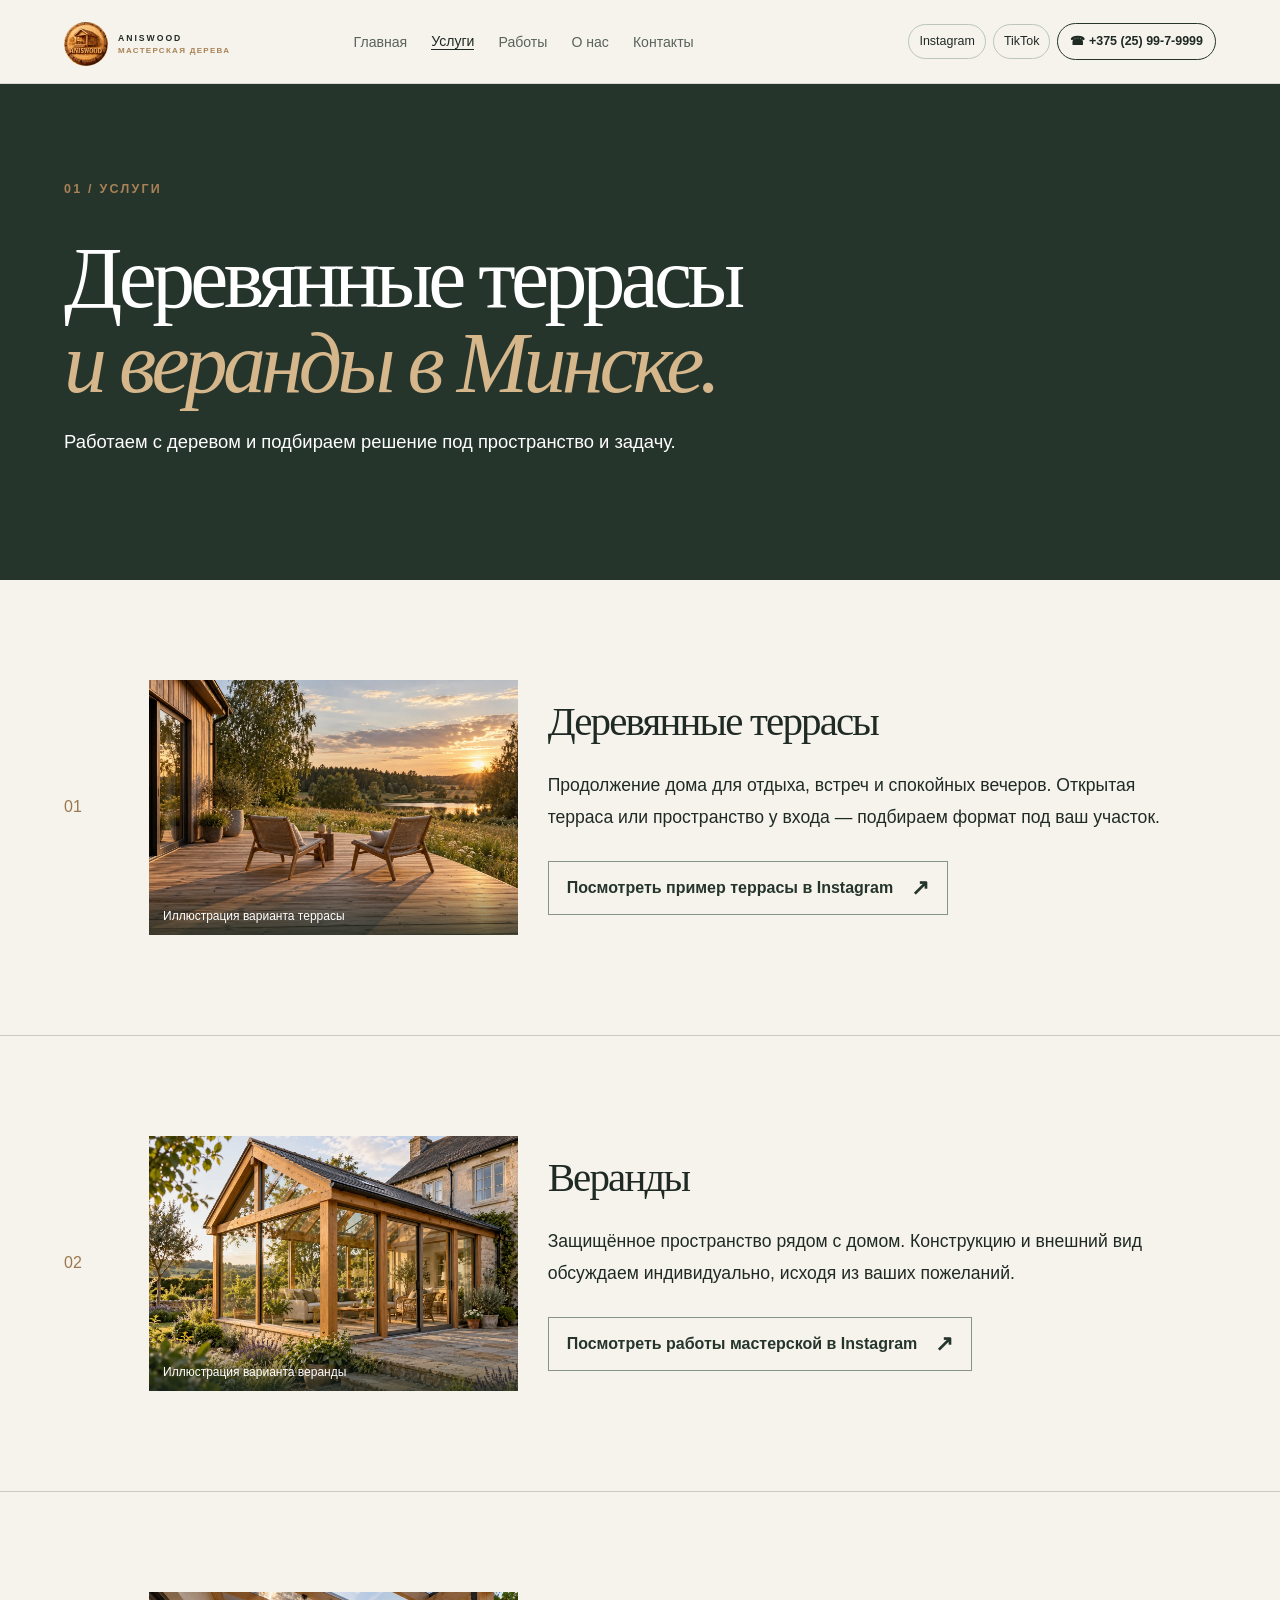
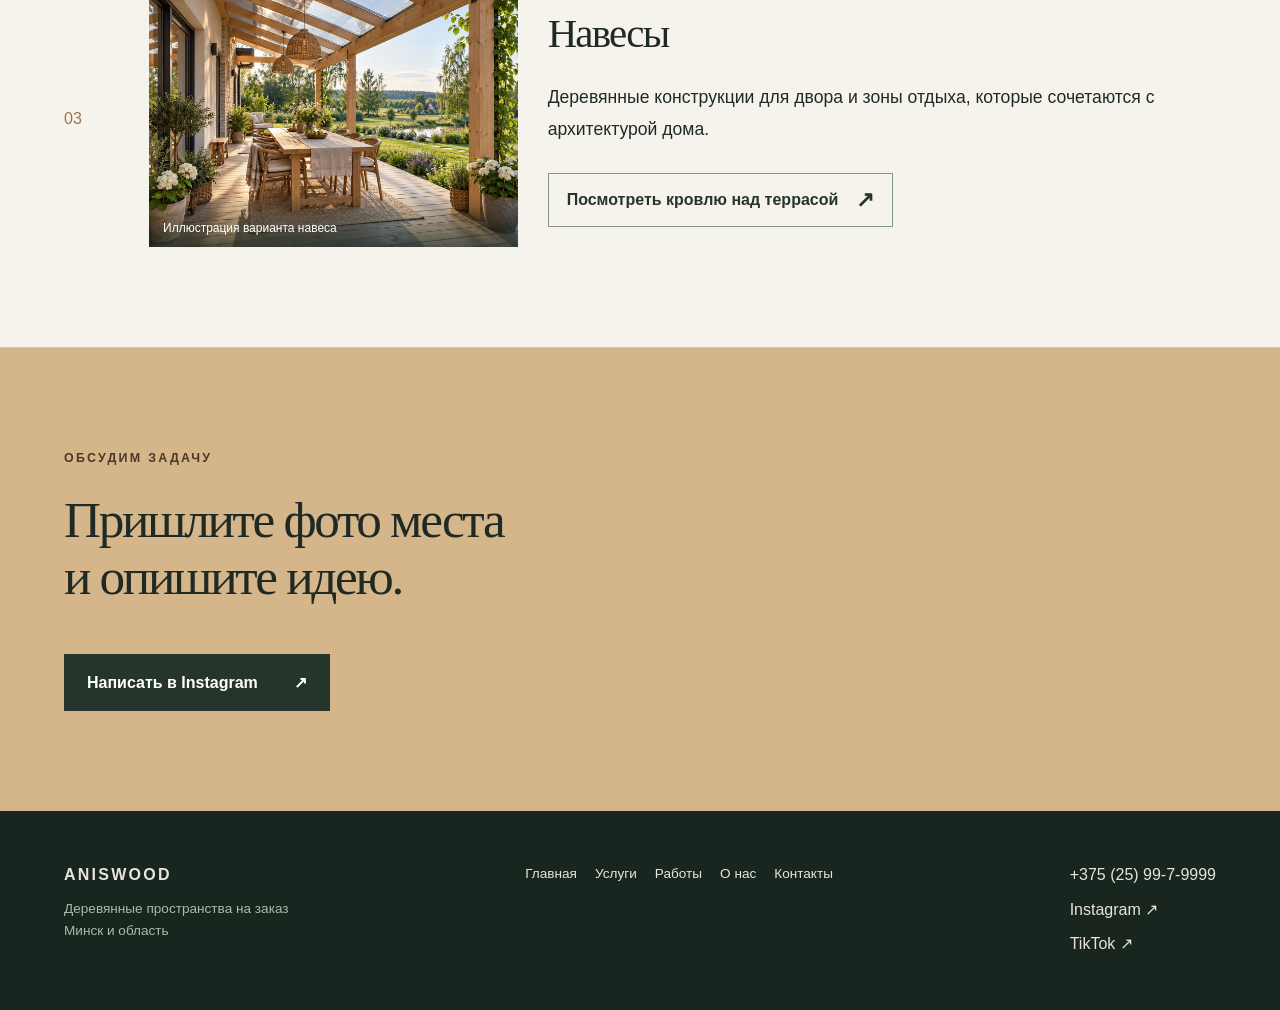
<file: services.html>
<!doctype html><html lang="ru"><head><meta charset="utf-8"><meta name="viewport" content="width=device-width, initial-scale=1"><meta name="google-site-verification" content="Z1Qir9b9yQg5ICQvWjndaVpjSXbTgvwYFCOmTYO_Rkw"><meta name="google-site-verification" content="OBN7Y69gJPZDu1_rNW3bvC02fqYK3XotOGmDYMPv2Vs"><title>Террасы, веранды и навесы — ANISWOOD</title><link rel="canonical" href="https://edrsdenis9-art.github.io/aniswood-terraces/services.html"><meta name="description" content="Изготовление деревянных террас, веранд и навесов по индивидуальному проекту в Минске и области."><link rel="icon" href="data:image/svg+xml,%3Csvg xmlns='http://www.w3.org/2000/svg' viewBox='0 0 64 64'%3E%3Crect width='64' height='64' rx='8' fill='%23212f29'/%3E%3Cpath d='M12 48 30 15h4l18 33M23 36h18' stroke='%23d9bd8d' stroke-width='5' fill='none'/%3E%3C/svg%3E"><link rel="stylesheet" href="style.css"></head><body><header><a class="logo" href="index.html"><span class="logo-emblem"><img src="aniswood-logo.png" alt=""></span><span class="logo-word">ANISWOOD<small>МАСТЕРСКАЯ ДЕРЕВА</small></span></a><nav aria-label="Основная навигация"><a href="index.html">Главная</a><a href="services.html" aria-current="page">Услуги</a><a href="projects.html">Работы</a><a href="about.html">О нас</a><a href="contact.html">Контакты</a></nav><div class="header-channels" aria-label="Связаться с ANISWOOD"><a href="https://www.instagram.com/aniswood/" target="_blank" rel="noopener noreferrer" aria-label="ANISWOOD в Instagram">Instagram</a><a href="https://www.tiktok.com/@aniswood" target="_blank" rel="noopener noreferrer" aria-label="ANISWOOD в TikTok">TikTok</a><a class="header-call" href="tel:+375259979999" aria-label="Позвонить Александру">☎ +375 (25) 99-7-9999</a></div></header><main><section class="page-head"><small>01 / УСЛУГИ</small><h1>Деревянные террасы<br><em>и веранды в Минске.</em></h1><p>Работаем с деревом и подбираем решение под пространство и задачу.</p></section><section class="section service-detail" id="terraces"><span>01</span><div><h2>Деревянные террасы</h2><p>Продолжение дома для отдыха, встреч и спокойных вечеров. Открытая терраса или пространство у входа — подбираем формат под ваш участок.</p><a class="service-example" href="https://www.instagram.com/p/DOxPGgiCLya/" target="_blank" rel="noopener noreferrer">Посмотреть пример террасы в Instagram <span aria-hidden="true">↗</span></a></div><figure class="service-visual"><img src="idea-open.webp" alt="Иллюстрация открытой деревянной террасы" loading="lazy"><figcaption>Иллюстрация варианта террасы</figcaption></figure></section><section class="section service-detail" id="verandas"><span>02</span><div><h2>Веранды</h2><p>Защищённое пространство рядом с домом. Конструкцию и внешний вид обсуждаем индивидуально, исходя из ваших пожеланий.</p><a class="service-example" href="https://www.instagram.com/aniswood/" target="_blank" rel="noopener noreferrer">Посмотреть работы мастерской в Instagram <span aria-hidden="true">↗</span></a></div><figure class="service-visual"><img src="idea-glazed.webp" alt="Иллюстрация застеклённой веранды" loading="lazy"><figcaption>Иллюстрация варианта веранды</figcaption></figure></section><section class="section service-detail" id="canopies"><span>03</span><div><h2>Навесы</h2><p>Деревянные конструкции для двора и зоны отдыха, которые сочетаются с архитектурой дома.</p><a class="service-example" href="https://www.instagram.com/p/DOxPGgiCLya/" target="_blank" rel="noopener noreferrer">Посмотреть кровлю над террасой <span aria-hidden="true">↗</span></a></div><figure class="service-visual"><img src="idea-covered.webp" alt="Иллюстрация деревянного навеса над террасой" loading="lazy"><figcaption>Иллюстрация варианта навеса</figcaption></figure></section><section class="section contact-band"><small>ОБСУДИМ ЗАДАЧУ</small><h2>Пришлите фото места<br>и опишите идею.</h2><a class="button" href="https://www.instagram.com/aniswood/" target="_blank" rel="noopener">Написать в Instagram <span>↗</span></a></section></main><footer><div><b>ANISWOOD</b><p>Деревянные пространства на заказ<br>Минск и область</p></div><nav aria-label="Навигация внизу"><a href="index.html">Главная</a><a href="services.html" aria-current="page">Услуги</a><a href="projects.html">Работы</a><a href="about.html">О нас</a><a href="contact.html">Контакты</a></nav><div class="footer-contact"><a href="tel:+375259979999">+375 (25) 99-7-9999</a><a href="https://www.instagram.com/aniswood/" target="_blank" rel="noopener">Instagram ↗</a><a href="https://www.tiktok.com/@aniswood" target="_blank" rel="noopener noreferrer">TikTok ↗</a></div></footer></body></html>
</file>
<file: style.css>
:root{font-family:Arial,Helvetica,sans-serif;color:#202a25;background:#f5f3ec;font-size:16px}*{box-sizing:border-box}html{scroll-behavior:smooth}body{margin:0}a{color:inherit;text-decoration:none}a:focus-visible{outline:2px solid #a47336;outline-offset:4px}header{min-height:84px;padding:16px max(5vw,24px);display:flex;align-items:center;gap:32px;border-bottom:1px solid #d8d8ce;background:#f5f3ec}.logo{font-weight:900;letter-spacing:.1em;font-size:1.35rem;white-space:nowrap}.logo span{display:block;font-size:.54rem;letter-spacing:.23em;margin-top:4px}header nav{display:flex;align-items:center;gap:24px;margin:auto}header nav a{font-size:.88rem;color:#59635c}header nav a[aria-current],header nav a:hover{color:#202a25;border-bottom:1px solid}.head-contact{font-size:.88rem;border:1px solid #26352c;padding:13px 17px;white-space:nowrap}.hero{min-height:690px;background:#26352c;color:#f6f3e9;padding:90px max(5vw,24px) 24px;position:relative;overflow:hidden}.hero:after{content:"A";position:absolute;right:-4vw;top:0;font-family:Georgia,serif;font-size:min(65vw,780px);line-height:.8;color:#ffffff08;pointer-events:none}.eyebrow,small{font-weight:bold;letter-spacing:.18em;font-size:.78rem;color:#aa8256}.hero h1,.page-head h1{font-family:Georgia,serif;font-size:clamp(3.2rem,7vw,7.5rem);font-weight:normal;letter-spacing:-.055em;line-height:.99;margin:40px 0 27px;position:relative;z-index:1}.hero em,.page-head em{color:#d6b68b;font-weight:normal}.hero p{max-width:530px;line-height:1.65;font-size:1.18rem;position:relative;z-index:1}.button{display:inline-flex;gap:36px;align-items:center;justify-content:space-between;background:#dab889;color:#17251d;padding:19px 23px;font-weight:bold;margin-top:24px;position:relative;z-index:1}.button:hover{background:#e8cba4}.button.light{background:#f7f3e9}.hero-bottom{display:flex;justify-content:space-between;gap:20px;margin-top:90px;border-top:1px solid #ffffff55;padding-top:20px;font-size:.8rem;letter-spacing:.12em;position:relative;z-index:1}.section{padding:100px max(5vw,24px)}.section h2{font-family:Georgia,serif;font-weight:normal;font-size:clamp(2.4rem,4vw,4.7rem);letter-spacing:-.045em;line-height:1.12;margin:25px 0}.section p{line-height:1.8;font-size:1.1rem;max-width:640px}.two{display:grid;grid-template-columns:1.2fr .8fr;gap:60px}.two>div:nth-child(2){padding-top:32px}.text-link{display:inline-block;border-bottom:1px solid;margin-top:22px;padding-bottom:5px;font-weight:bold}.dark{background:#26352c;color:#f7f3e9}.dark h2{margin-bottom:45px}.service-list{max-width:1100px}.service-list a{display:flex;align-items:center;gap:38px;border-top:1px solid #ffffff45;padding:25px 0;color:#d7ba94}.service-list a:last-child{border-bottom:1px solid #ffffff45}.service-list strong{font:normal clamp(2rem,4vw,4rem) Georgia,serif;color:#f7f3e9}.service-list span{margin-left:auto;font-size:2rem}.feature{display:grid;grid-template-columns:1fr 1fr;gap:70px;align-items:center}.feature-art{min-height:420px;background:repeating-linear-gradient(90deg,#8d7153 0,#8d7153 7px,#795f46 8px,#927557 14px);display:grid;place-items:center;color:#f9f2e5;font:normal clamp(3rem,5vw,6rem)/1 Georgia,serif;text-align:center;letter-spacing:-.05em}.contact-band{background:#d5b68b}.contact-band small{color:#493928}.contact-band .button{background:#26352c;color:#fff}.page-head{padding:95px max(5vw,24px) 105px;background:#26352c;color:#fff}.page-head h1{font-size:clamp(3.2rem,6.7vw,7rem);margin-bottom:20px}.page-head p{font-size:1.15rem;line-height:1.6;max-width:680px}.service-detail{display:grid;grid-template-columns:15% 1fr;gap:20px;border-bottom:1px solid #c9c9bd}.service-detail>span{color:#9b784e}.service-detail h2{margin-top:0}.service-detail p{margin-bottom:0}.project-grid{display:grid;grid-template-columns:repeat(3,1fr);gap:24px}.project-card{display:block}.project-visual{aspect-ratio:4/4.5;background:#6c786a;color:#fff;padding:22px;display:flex;flex-direction:column;justify-content:space-between;transition:background .2s}.project-card:nth-child(2) .project-visual{background:#9f8564}.project-card:nth-child(3) .project-visual{background:#475950}.project-card:hover .project-visual{background:#26352c}.project-visual b{font:normal 2.2rem Georgia,serif}.project-card small{display:block;margin-top:23px}.project-card h2{font-size:2rem;margin:10px 0}.project-card p{font-size:.97rem;margin:0}.note{font-size:.9rem!important;color:#667067;margin-top:42px}.wide-p{margin-bottom:30px}.contact-grid{display:grid;grid-template-columns:1fr 1fr;gap:70px;min-height:450px}.contact-grid>div+div{border-left:1px solid #c9c9bd;padding-left:70px}footer{padding:55px max(5vw,24px);background:#18261f;color:#e7e5da;display:flex;justify-content:space-between;gap:40px}footer b{letter-spacing:.14em}footer p{font-size:.85rem;line-height:1.6;color:#aeb8ac}footer nav{display:flex;gap:18px;flex-wrap:wrap;font-size:.85rem}@media(max-width:850px){header{flex-wrap:wrap;gap:16px}.head-contact{margin-left:auto}header nav{order:3;width:100%;overflow:auto;gap:18px;padding:7px 0}header nav a{white-space:nowrap}.hero{min-height:650px}.two,.feature,.contact-grid{grid-template-columns:1fr}.two>div:nth-child(2){padding-top:0}.project-grid{grid-template-columns:1fr 1fr}.contact-grid>div+div{border-left:0;border-top:1px solid #c9c9bd;padding:30px 0 0}footer{flex-wrap:wrap}}@media(max-width:600px){header{padding:16px 20px}.head-contact{font-size:.75rem;padding:11px}.hero{padding:65px 20px 20px;min-height:650px}.hero h1,.page-head h1{font-size:clamp(3rem,13vw,5rem);overflow-wrap:anywhere}.hero-bottom{margin-top:60px}.hero-bottom span{display:none}.section{padding:70px 20px}.page-head{padding:70px 20px}.project-grid{grid-template-columns:1fr}.project-visual{aspect-ratio:1.25}.service-detail{grid-template-columns:1fr;gap:15px}.service-detail h2{font-size:2.8rem}footer{padding:45px 20px;display:block}footer nav{margin:30px 0}}

.reviews{background:#eeeae0;color:#202a25}.reviews h2,.reviews p{color:#202a25}.reviews-intro{max-width:640px}.reviews-grid{display:grid;grid-template-columns:repeat(2,minmax(0,1fr));gap:24px;margin-top:40px}.review-card{margin:0;padding:32px;background:#fffdf7;border:1px solid #d9d5c9;display:flex;flex-direction:column;color:#202a25}.review-mark{font-family:Georgia,serif;font-size:4rem;line-height:.8;color:#94703c}.review-card blockquote{margin:20px 0 30px;font-size:1.05rem;line-height:1.75;color:#202a25}.review-card figcaption{border-top:1px solid #d9d5c9;padding-top:20px;margin-top:auto}.review-card figcaption strong{display:block;color:#202a25;overflow-wrap:anywhere}.review-card figcaption span{display:block;font-size:.88rem;color:#586157;margin-top:7px}@media(max-width:650px){.reviews-grid{grid-template-columns:1fr}.review-card{padding:24px}}

.transformation{background:#f5f3ec;color:#202a25}.transformation h2,.transformation p{color:#202a25}.comparison{display:grid;grid-template-columns:1fr 1fr;gap:24px;max-width:1000px;margin:36px auto 0}.comparison figure{margin:0;min-width:0}.comparison-photo{position:relative;aspect-ratio:0.65;overflow:hidden;background:#d6d9d0}.comparison-photo img{position:absolute;width:100%;height:111%;top:-7%;left:0;object-fit:cover;object-position:center}.comparison figcaption{padding:14px 0;font-size:1.2rem;font-weight:bold;color:#202a25}@media(max-width:500px){.comparison{gap:12px}.comparison figcaption{font-size:1rem}}

.home-main{background:#f5f3ec}.home-hero{display:grid;grid-template-columns:minmax(0,1.1fr) minmax(0,.9fr);min-height:620px;background:#26352c;color:#f6f3e9}.home-hero-copy{padding:clamp(55px,7vw,110px) max(5vw,24px);align-self:center}.home-hero h1{font:normal clamp(3.2rem,6vw,7rem)/1.02 Georgia,serif;letter-spacing:-.055em;margin:28px 0}.home-hero h1 em{font-weight:normal;color:#d6b68b}.home-hero p{font-size:1.18rem;line-height:1.65;max-width:580px}.home-actions{display:flex;gap:25px;align-items:center;flex-wrap:wrap}.home-secondary{border-bottom:1px solid #d6b68b;padding:10px 0;color:#f6f3e9}.home-hero-image{position:relative;overflow:hidden;min-height:620px;background:#657260}.home-hero-image img{position:absolute;inset:-7% 0 0;width:100%;height:113%;object-fit:cover;object-position:center}.home-hero-image span{position:absolute;right:0;bottom:0;left:0;padding:20px 24px;color:#fff;background:linear-gradient(transparent,#17261dbb);font-size:.9rem}.home-shortcuts{padding:28px max(5vw,24px) 48px;display:grid;grid-template-columns:repeat(3,1fr);gap:22px}.home-shortcuts a{display:grid;grid-template-columns:1fr auto;gap:15px;align-items:end;border-top:1px solid #9aab9c;padding-top:18px}.home-shortcuts a span{grid-column:1/-1;font-size:.75rem;letter-spacing:.13em;color:#6b725d}.home-shortcuts a strong{font:normal clamp(1.45rem,2.5vw,2.3rem) Georgia,serif}.home-shortcuts a i{font-style:normal;font-size:1.5rem}@media(max-width:850px){.home-hero{grid-template-columns:1fr}.home-hero-copy{padding:65px 24px 50px}.home-hero-image{min-height:450px}.home-hero-image img{object-position:center 47%}}@media(max-width:600px){.home-hero h1{font-size:clamp(3.1rem,13vw,5rem)}.home-shortcuts{grid-template-columns:1fr;padding:32px 20px 55px}.home-hero-image{min-height:390px}}

.logo{display:inline-flex;align-items:center;gap:10px}.logo-emblem{width:44px;height:44px;display:block;border-radius:50%;overflow:hidden;flex:none;background:#7c522c}.logo-emblem img{width:100%;height:100%;object-fit:cover;object-position:center}.logo-word{display:block;font-size:1.15rem}.logo-word small{display:block;font-size:.5rem;letter-spacing:.16em;margin-top:3px}.hero-mark{width:142px;height:142px;perspective:640px;margin:-30px 0 14px;touch-action:none}.logo-rotator{position:relative;width:142px;height:142px;border-radius:50%;transform-style:preserve-3d;touch-action:none;user-select:none}.logo-rotator-front,.logo-rotator-back,.logo-rotator-depth{position:absolute;inset:0;border-radius:50%;background:#734927 url('aniswood-logo.png') center/cover no-repeat;backface-visibility:hidden}.logo-rotator-front{transform:translateZ(12px);box-shadow:inset 0 0 0 4px #a86f39,0 12px 28px #1118}.logo-rotator-back{transform:rotateY(180deg) translateZ(12px);filter:brightness(.55)}.logo-rotator-depth{transform:translateZ(0);box-shadow:0 0 0 13px #664226,0 0 0 16px #3a291d}.logo-hint{display:block;color:#d6b68b;font-size:.78rem;margin-bottom:22px}.attic-project{background:#e9e2d6}.attic-project p{max-width:620px}@media(max-width:600px){.logo-emblem{width:36px;height:36px}.logo-word{font-size:.95rem}.hero-mark{width:110px;height:110px;margin:0 0 16px}.logo-rotator{width:110px;height:110px}}

.footer-contact{display:grid;gap:14px}.home-phone{display:block;flex-basis:100%;color:#e6d4b5;font-size:1.05rem}.contact-phone{font-size:clamp(1.4rem,3vw,2.4rem);font-weight:bold;display:inline-block;margin:5px 0 12px;white-space:nowrap}.contact-grid h3{font:normal 1.3rem Georgia,serif;margin:28px 0 0}@media(max-width:850px){.head-contact{white-space:normal;text-align:center}}@media(max-width:600px){.head-contact{font-size:.68rem;padding:9px;max-width:125px}.contact-phone{white-space:normal}}

/* Soft handoff from the ANISWOOD introduction to the terrace image. */
.home-hero-image::before{content:"";position:absolute;inset:0;z-index:1;pointer-events:none;background:linear-gradient(90deg,#26352c 0%,rgba(38,53,44,.78) 9%,rgba(38,53,44,.28) 24%,transparent 43%)}
.home-hero-image span{z-index:2}
@media(max-width:850px){.home-hero-image::before{background:linear-gradient(180deg,#26352c 0%,rgba(38,53,44,.58) 12%,transparent 38%)}}

.service-example{display:inline-flex;align-items:center;gap:18px;margin-top:28px;padding:13px 18px;border:1px solid #879585;color:#26352c;font-weight:700;text-decoration:none;transition:background .2s,color .2s}.service-example:hover,.service-example:focus-visible{background:#26352c;color:#fff}.service-example span{font-size:1.35rem}

/* Full-bleed terrace image continues under the ANISWOOD headline. */
.home-hero{position:relative;display:block;min-height:750px;isolation:isolate;background:#26352c}
.home-hero-image{position:absolute;inset:0;min-height:0;z-index:-2;background:#26352c}
.home-hero-image img{inset:0;width:100%;height:100%;object-fit:cover;object-position:center 54%}
.home-hero-image::before{inset:0;background:linear-gradient(90deg,rgba(17,30,23,.97) 0%,rgba(24,38,30,.88) 30%,rgba(31,47,36,.38) 62%,rgba(27,38,30,.06) 100%)}
.home-hero-copy{position:relative;z-index:2;max-width:750px;min-height:750px;display:flex;flex-direction:column;justify-content:center;padding-top:70px;padding-bottom:90px}
.home-hero-image span{left:auto;right:20px;bottom:16px;padding:8px 12px;background:rgba(17,30,23,.65);border-radius:4px;font-size:.76rem}
.home-story{padding:110px max(5vw,24px);display:grid;grid-template-columns:1.1fr .9fr;gap:8vw;align-items:center;background:#ebe7dc}
.home-story small,.home-path small,.home-final small{font-size:.75rem;letter-spacing:.18em;font-weight:bold}
.home-story h2,.home-path h2,.home-final h2{font:normal clamp(2.5rem,4.6vw,5.3rem)/1.08 Georgia,serif;letter-spacing:-.045em;margin:20px 0}
.home-story h2 em{font-weight:normal;color:#9c754e}.home-story p{font-size:1.15rem;line-height:1.75;max-width:530px}
.home-path{padding:100px max(5vw,24px) 115px;background:#f5f3ec}.home-path-head{max-width:670px}.home-path-grid{display:grid;grid-template-columns:repeat(3,1fr);gap:35px;margin-top:56px}.home-path-grid>div{border-top:1px solid #9ba99a;padding-top:24px}.home-path-grid span{color:#9c754e;font-size:.8rem}.home-path-grid h3{font:normal clamp(1.5rem,2.3vw,2.4rem) Georgia,serif;margin:28px 0 12px}.home-path-grid p{line-height:1.7;max-width:330px}
.home-final{padding:85px max(5vw,24px);display:grid;grid-template-columns:1fr 1fr;gap:50px;align-items:center;background:#d9bd94;color:#26352c}.home-final p{font-size:1.15rem;margin:0 0 26px}.home-final .button{background:#26352c;color:#fff}.home-final-instagram{display:block;margin-top:19px;text-decoration:underline;text-underline-offset:5px}
@media(max-width:850px){.home-hero{min-height:700px}.home-hero-copy{min-height:700px;max-width:650px}.home-hero-image{min-height:0}.home-hero-image img{object-position:60% center}.home-hero-image::before{background:linear-gradient(90deg,rgba(17,30,23,.94),rgba(24,38,30,.76) 50%,rgba(24,38,30,.2))}.home-story,.home-final{grid-template-columns:1fr}.home-path-grid{gap:20px}}
@media(max-width:600px){.home-hero{min-height:740px}.home-hero-copy{min-height:740px;padding:50px 20px 85px}.home-hero-image img{object-position:58% center}.home-hero-image::before{background:linear-gradient(180deg,rgba(18,31,24,.83),rgba(18,31,24,.79) 56%,rgba(18,31,24,.35))}.home-hero-image span{right:12px;bottom:10px}.home-story,.home-path,.home-final{padding:75px 20px}.home-path-grid{grid-template-columns:1fr;gap:32px;margin-top:35px}.home-path-grid h3{margin-top:15px}}

.header-channels{display:flex;align-items:center;gap:7px;flex-wrap:wrap;justify-content:flex-end;margin-left:auto}.header-channels a{border:1px solid #bcc6bc;padding:9px 10px;border-radius:999px;font-size:.78rem;white-space:nowrap;line-height:1.2}.header-channels a:hover,.header-channels a:focus-visible{background:#26352c;color:#fff}.header-channels .header-call{border-color:#26352c;font-weight:700;padding:10px 12px}@media(max-width:1250px){header{flex-wrap:wrap;gap:12px}header nav{order:3;width:100%;justify-content:center;padding-top:8px}}@media(max-width:850px){.header-channels{margin-left:auto}header nav{order:3;width:100%}}@media(max-width:600px){.header-channels{width:100%;justify-content:flex-start;margin:0;gap:6px}.header-channels a{font-size:.72rem;padding:8px 9px}.header-channels .header-call{padding:8px 9px}header nav{order:3;justify-content:flex-start}}

.contact-options{display:grid;gap:10px;margin-top:32px;max-width:620px}.contact-options a{display:grid;grid-template-columns:1fr auto;gap:7px 20px;align-items:center;padding:17px 20px;border:1px solid #adb9ad;background:#faf9f4;transition:background .2s}.contact-options a:hover,.contact-options a:focus-visible{background:#e0e9dd}.contact-options span{grid-column:1;font-size:.75rem;color:#6f796f}.contact-options strong{grid-column:1;font:normal clamp(1.4rem,2vw,2rem) Georgia,serif;overflow-wrap:anywhere}.contact-options i{grid-column:2;grid-row:1/3;font-style:normal;font-size:1.45rem}

.home-ideas{background:#ebe8de;padding:95px max(5vw,24px) 110px}.home-ideas-head{max-width:850px}.home-ideas-head small{font-size:.75rem;letter-spacing:.18em}.home-ideas-head h2{font:normal clamp(2.5rem,4.5vw,5rem)/1.09 Georgia,serif;letter-spacing:-.045em;margin:17px 0}.home-ideas-head p{font-size:1.07rem;line-height:1.7;max-width:780px}.idea-grid{display:grid;grid-template-columns:repeat(2,minmax(0,1fr));gap:18px;margin-top:45px}.idea-card{display:grid;grid-template-columns:1fr 42%;background:#fcfaf5;min-height:265px;overflow:hidden}.idea-copy{padding:25px 26px;display:flex;flex-direction:column;align-items:flex-start}.idea-copy span{font-size:.68rem;letter-spacing:.14em;color:#9c754e;font-weight:bold}.idea-copy h3{font:normal clamp(1.45rem,2vw,2.15rem)/1.15 Georgia,serif;margin:15px 0 10px}.idea-copy p{font-size:.94rem;line-height:1.6;margin:0 0 20px}.idea-copy a{border-bottom:1px solid #26352c;margin-top:auto;padding-bottom:3px;font-size:.88rem;font-weight:700}.idea-card img{width:100%;height:100%;object-fit:cover;min-height:265px}.home-ideas-cta{display:flex;align-items:center;gap:25px;flex-wrap:wrap;margin-top:42px}.home-ideas-cta .button{background:#26352c;color:#fff}.home-secondary-dark{border-bottom:1px solid;padding-bottom:6px;font-weight:bold}@media(max-width:1000px){.idea-grid{grid-template-columns:1fr}}@media(max-width:600px){.home-ideas{padding:75px 20px}.idea-card{grid-template-columns:1fr;min-height:0}.idea-card img{height:235px;min-height:0;order:-1}.idea-copy{padding:25px}.home-ideas-cta{align-items:stretch;flex-direction:column}}

.contact-right{display:flex;flex-direction:column;align-items:flex-start}.contact-logo-stage{width:100%;min-height:360px;margin:30px 0 18px;display:flex;flex-direction:column;align-items:center;justify-content:center;background:radial-gradient(circle at center,#e5c69b 0%,#d0ae82 42%,#304035 100%);border-radius:4px}.contact-logo-stage .hero-mark{width:270px;height:270px;margin:0 0 15px}.contact-logo-stage .logo-rotator{width:270px;height:270px;cursor:grab}.contact-logo-stage .logo-rotator:active{cursor:grabbing}.contact-logo-stage p{margin:0;color:#26352c;font-size:.85rem;font-weight:bold}.contact-right h2{margin-top:22px}.service-detail{grid-template-columns:9% minmax(0,1fr) minmax(280px,38%);align-items:center;gap:38px}.service-visual{margin:0;align-self:stretch;min-height:300px;position:relative;overflow:hidden;background:#d1d4c9}.service-visual img{width:100%;height:100%;min-height:300px;object-fit:cover;display:block}.service-visual figcaption{position:absolute;bottom:0;left:0;right:0;padding:25px 14px 12px;background:linear-gradient(transparent,#18261fba);color:#fff;font-size:.75rem}@media(max-width:1000px){.service-detail{grid-template-columns:70px 1fr}.service-visual{grid-column:2;min-height:260px}.service-visual img{max-height:350px}}@media(max-width:600px){.contact-logo-stage{min-height:300px}.contact-logo-stage .hero-mark,.contact-logo-stage .logo-rotator{width:210px;height:210px}.service-detail{grid-template-columns:1fr;gap:18px}.service-visual{grid-column:1}.service-visual img{min-height:230px}}

/* Contact sign belongs beside the headline, not in the lower contact panel. */
.contact-page-head{display:grid;grid-template-columns:minmax(0,1fr) 330px;align-items:center;gap:45px;min-height:560px}.contact-page-head h1{font-size:clamp(3.2rem,6vw,6.4rem);max-width:960px}.contact-head-sign{display:flex;flex-direction:column;align-items:center;justify-content:center;gap:20px}.contact-head-sign .hero-mark,.contact-head-sign .logo-rotator{width:285px;height:285px;margin:0}.contact-head-sign .logo-rotator{cursor:grab}.contact-head-sign .logo-rotator:active{cursor:grabbing}.contact-head-sign span{color:#d6b68b;font-size:.8rem;text-align:center}
/* Compact service illustrations sit to the left of the explanation and link. */
.service-detail{grid-template-columns:55px minmax(230px,32%) minmax(0,1fr);gap:30px;align-items:center}.service-detail>span{grid-column:1;grid-row:1}.service-detail>div{grid-column:3;grid-row:1}.service-detail .service-visual{grid-column:2;grid-row:1;align-self:center;width:100%;min-height:215px;max-height:255px}.service-detail .service-visual img{min-height:215px;height:255px;max-height:255px}.service-detail h2{font-size:clamp(2.2rem,3.2vw,3.4rem)}
@media(max-width:1050px){.contact-page-head{grid-template-columns:1fr 235px;gap:20px}.contact-head-sign .hero-mark,.contact-head-sign .logo-rotator{width:210px;height:210px}.service-detail{grid-template-columns:40px minmax(180px,32%) minmax(0,1fr);gap:20px}}
@media(max-width:700px){.contact-page-head{grid-template-columns:1fr;min-height:0}.contact-head-sign{margin-top:30px}.service-detail{grid-template-columns:1fr;gap:18px}.service-detail>span,.service-detail>div,.service-detail .service-visual{grid-column:1;grid-row:auto}.service-detail .service-visual{max-height:none}.service-detail .service-visual img{height:230px;max-height:none}.service-detail>span{font-size:.8rem}}
</file>
